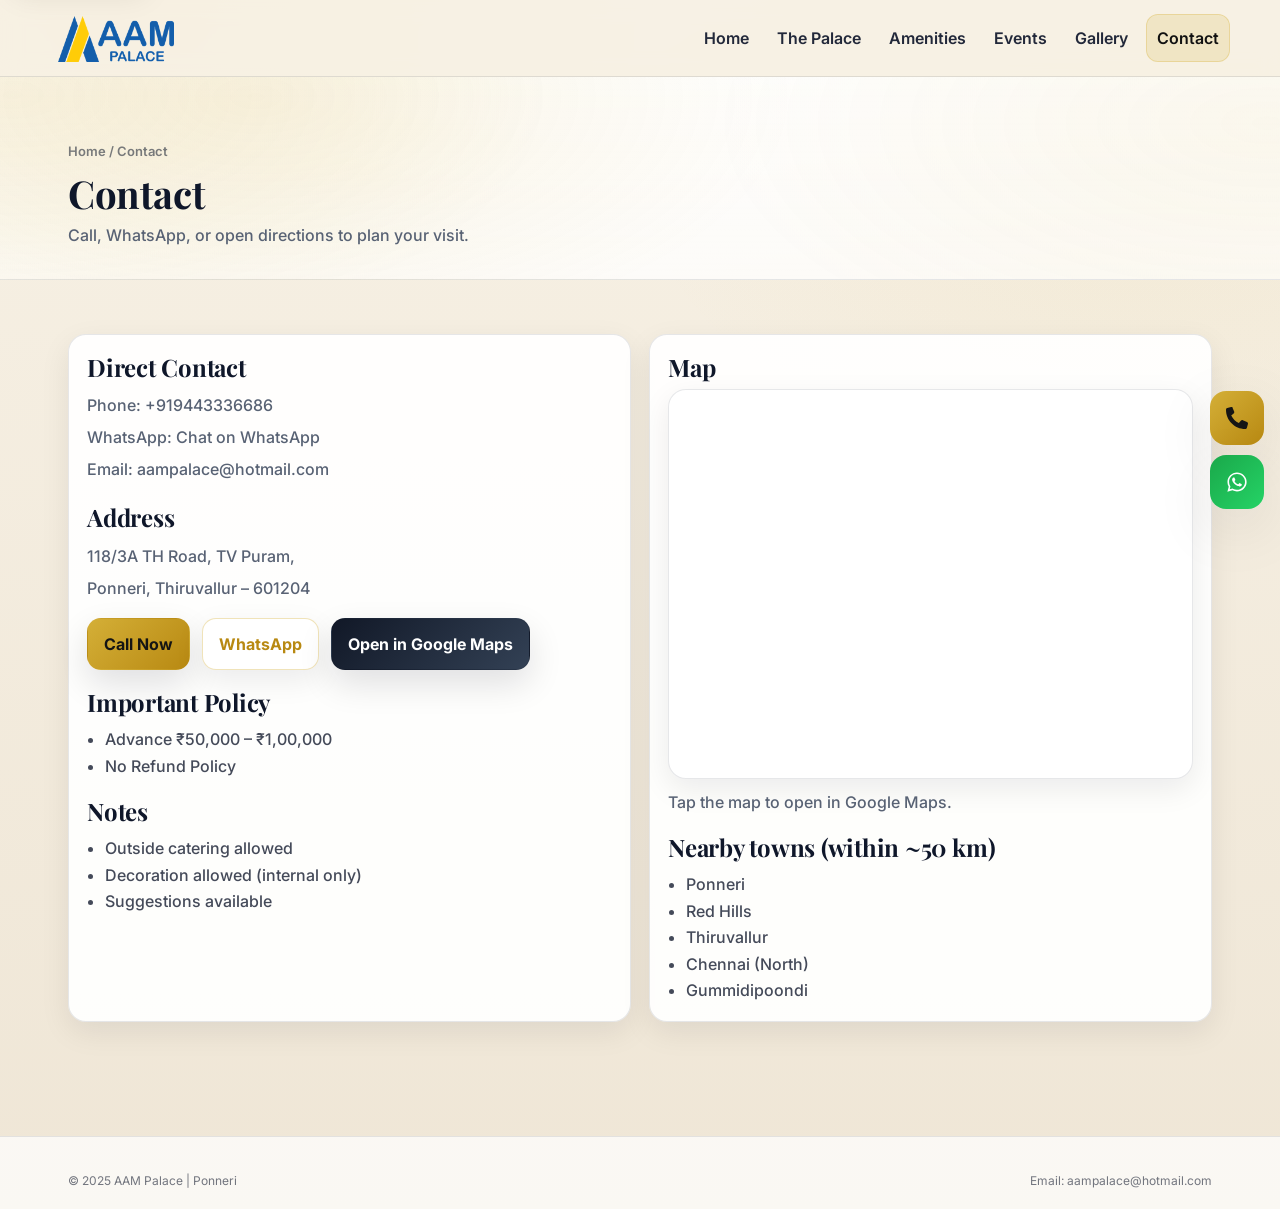
<file: contact.html>
<!doctype html>
<html lang="en">
<head>
  <meta charset="utf-8" />
  <meta name="viewport" content="width=device-width,initial-scale=1" />
  <meta name="description" content="Contact AAM Palace in Ponneri to book a visit, check availability, get directions or enquire about your celebration." />
  <title>Contact • AAM Palace</title>
  <link rel="icon" type="image/png" href="assets/img/aam-palace-logo.png" />
  <link rel="preconnect" href="https://fonts.googleapis.com" />
  <link rel="preconnect" href="https://fonts.gstatic.com" crossorigin />
  <link href="https://fonts.googleapis.com/css2?family=Playfair+Display:wght@600;700;800&family=Inter:wght@400;500;600;700;800&display=swap" rel="stylesheet" />
  <link rel="stylesheet" href="assets/aam.min.css" />
</head>
<body>
<a class="skip" href="#main">Skip to content</a>

<header class="topbar">
  <div class="wrap nav">
    <a class="brand" href="index.html" aria-label="AAM Palace Home">
      <span class="badge"><img class="logo" src="assets/img/aam-palace-logo.png" width="396" height="158" decoding="async" fetchpriority="high" alt="AAM Palace logo"></span>
      <span class="sr-only">AAM Palace</span>
    </a>

    <nav class="links" id="links" aria-label="Main">
      <a href="index.html">Home</a>
      <a href="the-palace.html">The Palace</a>
      <a href="facilities.html">Amenities</a>
      <a href="events.html">Events</a>
      <a href="gallery.html">Gallery</a>
      <a href="contact.html">Contact</a>
    </nav>

    <button class="navbtn" id="navbtn" aria-label="Toggle menu">☰</button>
  </div>
</header>

<div class="stick" aria-label="Quick contact">
  <a class="call" href="tel:+919443336686" aria-label="Call">
    <svg viewBox="0 0 512 512" aria-hidden="true"><path d="M164.9 24.6c-7.7-18.6-28-28.5-47.4-23.2l-88 24C12.1 30.2 0 46 0 64C0 311.4 200.6 512 448 512c18 0 33.8-12.1 38.6-29.5l24-88c5.3-19.4-4.6-39.7-23.2-47.4l-96-40c-16.3-6.8-35.2-2.1-46.3 11.6L299 375.2C221.6 337.9 159 275.3 121.7 197.9L177.7 152.7c13.7-11.1 18.4-30 11.6-46.3l-40-96z"/></svg>
  </a>
  <a class="wa" href="https://wa.me/919443336686" aria-label="WhatsApp">
    <svg viewBox="0 0 448 512" aria-hidden="true"><path d="M380.9 97.1C339 55.1 283.2 32 223.9 32c-122.4 0-222 99.6-222 222 0 39.1 10.2 77.3 29.6 111L0 480l117.7-30.9c32.4 17.7 68.9 27 106.1 27h.1c122.3 0 224.1-99.6 224.1-222 0-59.3-25.2-115-67.1-157zm-157 341.6c-33.2 0-65.7-8.9-94-25.7l-6.7-4-69.8 18.3L72 359.2l-4.4-7c-18.5-29.4-28.2-63.3-28.2-98.2 0-101.7 82.8-184.5 184.6-184.5 49.3 0 95.6 19.2 130.4 54.1 34.8 34.9 56.2 81.2 56.1 130.5 0 101.8-84.9 184.6-186.6 184.6zm101.2-138.2c-5.5-2.8-32.8-16.2-37.9-18-5.1-1.9-8.8-2.8-12.5 2.8-3.7 5.6-14.3 18-17.6 21.8-3.2 3.7-6.5 4.2-12 1.4-32.6-16.3-54-29.1-75.5-66-5.7-9.8 5.7-9.1 16.3-30.3 1.8-3.7 .9-6.9-.5-9.7-1.4-2.8-12.5-30.1-17.1-41.2-4.5-10.8-9.1-9.3-12.5-9.5-3.2-.2-6.9-.2-10.6-.2-3.7 0-9.7 1.4-14.8 6.9-5.1 5.6-19.4 19-19.4 46.3 0 27.3 19.9 53.7 22.6 57.4 2.8 3.7 39.1 59.7 94.8 83.8 35.2 15.2 49 16.5 66.6 13.9 10.7-1.6 32.8-13.4 37.4-26.4 4.6-13 4.6-24.1 3.2-26.4-1.3-2.5-5-3.9-10.5-6.6z"/></svg>
  </a>
</div>

<main id="main">
  <section class="pagehero">
    <div class="wrap">
      <div class="crumb">Home / Contact</div>
      <h1 style="margin:8px 0 6px;font-size:clamp(26px,3vw,40px)">Contact</h1>
      <p class="sub">Call, WhatsApp, or open directions to plan your visit.</p>
    </div>
  </section>

  <section class="section">
    <div class="wrap">
      <div class="grid g2">
        <div class="card">
          <h2 style="margin:0 0 8px">Direct Contact</h2>
          <p class="sub" style="line-height:2">
            Phone: <a href="tel:+919443336686">+919443336686</a><br>
            WhatsApp: <a href="https://wa.me/919443336686">Chat on WhatsApp</a><br>
            Email: <a href="mailto:aampalace@hotmail.com">aampalace@hotmail.com</a>
          </p>

          <h2 style="margin:18px 0 8px">Address</h2>
          <p class="sub" style="line-height:2">
            118/3A TH Road, TV Puram,<br>
            Ponneri, Thiruvallur – 601204
          </p>

          <div class="row" style="margin-top:14px">
            <a class="btn" href="tel:+919443336686">Call Now</a>
            <a class="btn ghost" href="https://wa.me/919443336686">WhatsApp</a>
            <a class="btn dark" target="_blank" rel="noopener"
              href="https://www.google.com/maps/place/AAM+Palace/@13.3230004,80.1959597,17z/data=!3m1!4b1!4m6!3m5!1s0x3a5279a6c19efdd5:0x7f9496e1c357567b!8m2!3d13.3230004!4d80.2008306!16s%2Fg%2F11xct36s7w?hl=en-US&entry=ttu&g_ep=EgoyMDI2MDIyNS4wIKXMDSoASAFQAw%3D%3D"
            >Open in Google Maps</a>
          </div>

          <h2 style="margin:18px 0 8px">Important Policy</h2>
          <ul class="list">
            <li>Advance ₹50,000 – ₹1,00,000</li>
            <li>No Refund Policy</li>
          </ul>

          <h2 style="margin:18px 0 8px">Notes</h2>
          <ul class="list">
            <li>Outside catering allowed</li>
            <li>Decoration allowed (internal only)</li>
            <li>Suggestions available</li>
          </ul>
        </div>

        <div class="card">
          <h2 style="margin:0 0 8px">Map</h2>

          <a
            class="map"
            href="https://www.google.com/maps/place/AAM+Palace/@13.3230004,80.1959597,17z/data=!3m1!4b1!4m6!3m5!1s0x3a5279a6c19efdd5:0x7f9496e1c357567b!8m2!3d13.3230004!4d80.2008306!16s%2Fg%2F11xct36s7w?hl=en-US&entry=ttu&g_ep=EgoyMDI2MDIyNS4wIKXMDSoASAFQAw%3D%3D"
            target="_blank"
            rel="noopener"
            aria-label="Open AAM Palace location in Google Maps"
            style="display:block"
          >
            <iframe
              loading="lazy"
              title="AAM Palace Map"
              src="https://www.google.com/maps?q=13.3230004,80.2008306&output=embed"
              style="pointer-events:none;"
              allowfullscreen
            ></iframe>
          </a>

          <p class="sub" style="margin-top:10px">
            Tap the map to open in Google Maps.
          </p>

          <h2 style="margin:18px 0 8px">Nearby towns (within ~50 km)</h2>
          <ul class="list">
            <li>Ponneri</li>
            <li>Red Hills</li>
            <li>Thiruvallur</li>
            <li>Chennai (North)</li>
            <li>Gummidipoondi</li>
          </ul>
        </div>
      </div>
    </div>
  </section>
</main>

<footer class="footer">
  <div class="wrap">
    <div class="copy">
      <div>© 2025 AAM Palace | Ponneri</div>
      <div>Email: <a href="mailto:aampalace@hotmail.com">aampalace@hotmail.com</a></div>
    </div>
  </div>
</footer>

<script src="assets/aam.min.js" defer></script>
</body>
</html>
</file>
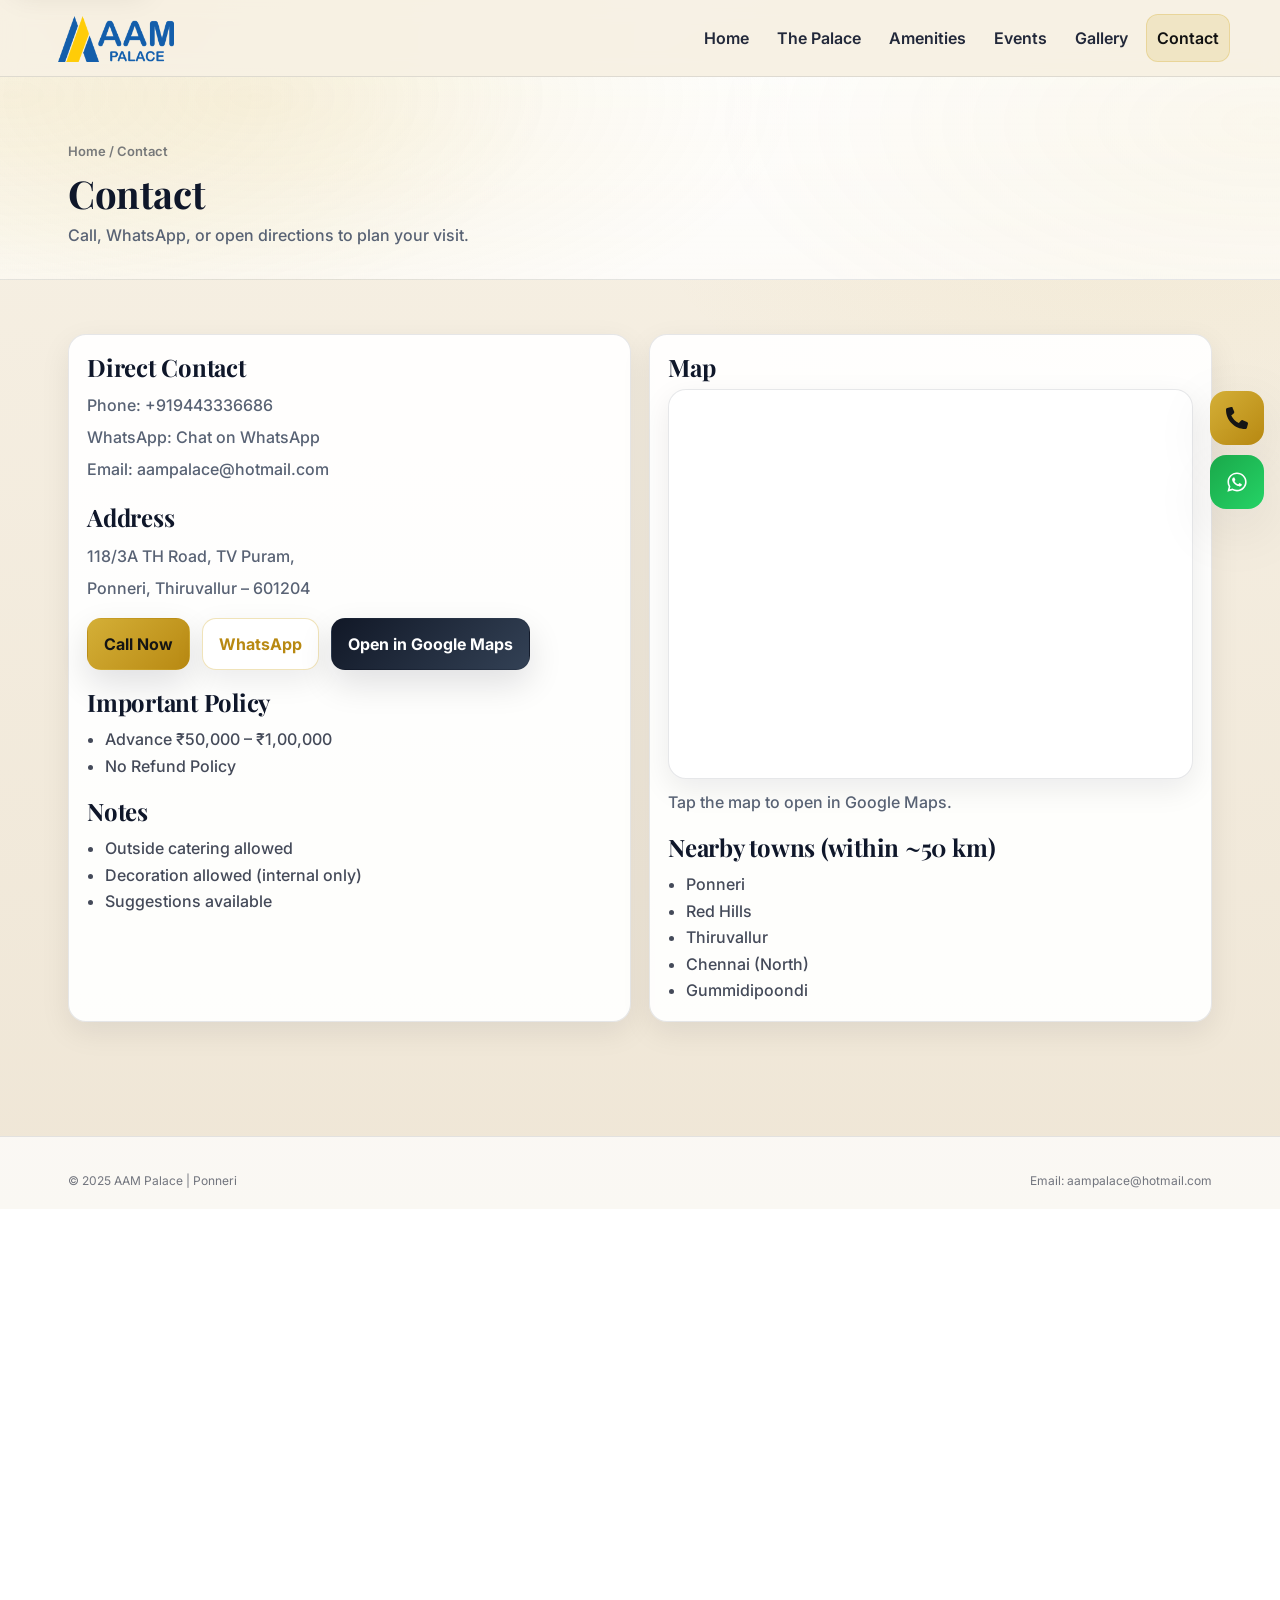
<file: enquiry.html>
<!doctype html>
<html lang="en">
<head>
  <meta charset="utf-8" />
  <meta name="viewport" content="width=device-width,initial-scale=1" />
  <meta name="description" content="Send an enquiry to AAM Palace in Ponneri for wedding and event availability, visits and booking information." />
  <meta http-equiv="refresh" content="0; url=contact.html" />
  <title>Enquiry • AAM Palace</title>
  <link rel="icon" type="image/png" href="assets/img/aam-palace-logo.png" />
  <link rel="preconnect" href="https://fonts.googleapis.com" />
  <link rel="preconnect" href="https://fonts.gstatic.com" crossorigin />
  <link href="https://fonts.googleapis.com/css2?family=Playfair+Display:wght@600;700;800&family=Inter:wght@400;500;600;700;800&display=swap" rel="stylesheet" />
  <link rel="stylesheet" href="assets/aam.min.css" />
</head>
<body>
<header class="topbar">
  <div class="wrap nav">
    <a class="brand" href="index.html" aria-label="AAM Palace Home">
      <span class="badge"><img class="logo" src="assets/img/aam-palace-logo.png" width="396" height="158" decoding="async" fetchpriority="high" alt="AAM Palace logo"></span>
      <span class="sr-only">AAM Palace</span>
    </a>

    <nav class="links" id="links" aria-label="Main">
      <a href="index.html">Home</a>
      <a href="the-palace.html">The Palace</a>
      <a href="facilities.html">Amenities</a>
      <a href="events.html">Events</a>
      <a href="gallery.html">Gallery</a>
      <a href="contact.html">Contact</a>
    </nav>

    <button class="navbtn" id="navbtn" aria-label="Toggle menu">☰</button>
  </div>
</header>

<div class="stick" aria-label="Quick contact">
  <a class="call" href="tel:+919443336686" aria-label="Call">
    <svg viewBox="0 0 512 512" aria-hidden="true"><path d="M164.9 24.6c-7.7-18.6-28-28.5-47.4-23.2l-88 24C12.1 30.2 0 46 0 64C0 311.4 200.6 512 448 512c18 0 33.8-12.1 38.6-29.5l24-88c5.3-19.4-4.6-39.7-23.2-47.4l-96-40c-16.3-6.8-35.2-2.1-46.3 11.6L299 375.2C221.6 337.9 159 275.3 121.7 197.9L177.7 152.7c13.7-11.1 18.4-30 11.6-46.3l-40-96z"/></svg>
  </a>
  <a class="wa" href="https://wa.me/919443336686" aria-label="WhatsApp">
    <svg viewBox="0 0 448 512" aria-hidden="true"><path d="M380.9 97.1C339 55.1 283.2 32 223.9 32c-122.4 0-222 99.6-222 222 0 39.1 10.2 77.3 29.6 111L0 480l117.7-30.9c32.4 17.7 68.9 27 106.1 27h.1c122.3 0 224.1-99.6 224.1-222 0-59.3-25.2-115-67.1-157zm-157 341.6c-33.2 0-65.7-8.9-94-25.7l-6.7-4-69.8 18.3L72 359.2l-4.4-7c-18.5-29.4-28.2-63.3-28.2-98.2 0-101.7 82.8-184.5 184.6-184.5 49.3 0 95.6 19.2 130.4 54.1 34.8 34.9 56.2 81.2 56.1 130.5 0 101.8-84.9 184.6-186.6 184.6zm101.2-138.2c-5.5-2.8-32.8-16.2-37.9-18-5.1-1.9-8.8-2.8-12.5 2.8-3.7 5.6-14.3 18-17.6 21.8-3.2 3.7-6.5 4.2-12 1.4-32.6-16.3-54-29.1-75.5-66-5.7-9.8 5.7-9.1 16.3-30.3 1.8-3.7 .9-6.9-.5-9.7-1.4-2.8-12.5-30.1-17.1-41.2-4.5-10.8-9.1-9.3-12.5-9.5-3.2-.2-6.9-.2-10.6-.2-3.7 0-9.7 1.4-14.8 6.9-5.1 5.6-19.4 19-19.4 46.3 0 27.3 19.9 53.7 22.6 57.4 2.8 3.7 39.1 59.7 94.8 83.8 35.2 15.2 49 16.5 66.6 13.9 10.7-1.6 32.8-13.4 37.4-26.4 4.6-13 4.6-24.1 3.2-26.4-1.3-2.5-5-3.9-10.5-6.6z"/></svg>
  </a>
</div>

<main>
  <section class="pagehero">
    <div class="wrap">
      <div class="crumb">Home / Enquiry</div>
      <h1 style="margin:8px 0 6px;font-size:clamp(26px,3vw,40px)">Enquiry</h1>
      <p class="sub">Call or WhatsApp for availability and booking.</p>
    </div>
  </section>

  <section class="section">
    <div class="wrap">
      <div class="grid g2">
        <div class="card">
          <h2 style="margin:0 0 8px">Direct Contact</h2>
          <p class="sub" style="line-height:2">
            Phone: <a href="tel:+919443336686">+919443336686</a><br>
            WhatsApp: <a href="https://wa.me/919443336686">Chat on WhatsApp</a><br>
            Email: <a href="mailto:aampalace@hotmail.com">aampalace@hotmail.com</a>
          </p>
          <div class="row" style="margin-top:14px">
            <a class="btn" href="tel:+919443336686">Call Now</a>
            <a class="btn ghost" href="https://wa.me/919443336686">WhatsApp</a>
            <a class="btn dark" href="contact.html">Directions</a>
          </div>
        </div>

        <div class="card">
          <h2 style="margin:0 0 8px">Important Policy</h2>
          <ul class="list">
            <li>Advance ₹50,000 – ₹1,00,000</li>
            <li>No Refund Policy</li>
          </ul>

          <h2 style="margin:18px 0 8px">Notes</h2>
          <ul class="list">
            <li>Outside catering allowed</li>
            <li>Decoration allowed (internal only)</li>
            <li>Suggestions available</li>
          </ul>
        </div>
      </div>
    </div>
  </section>
</main>

<footer class="footer">
  <div class="wrap">
    <div class="copy">
      <div>© 2025 AAM Palace | Ponneri</div>
      <div>Email: <a href="mailto:aampalace@hotmail.com">aampalace@hotmail.com</a></div>
    </div>
  </div>
</footer>

<script src="assets/aam.min.js" defer></script>
</body>
</html>
</file>
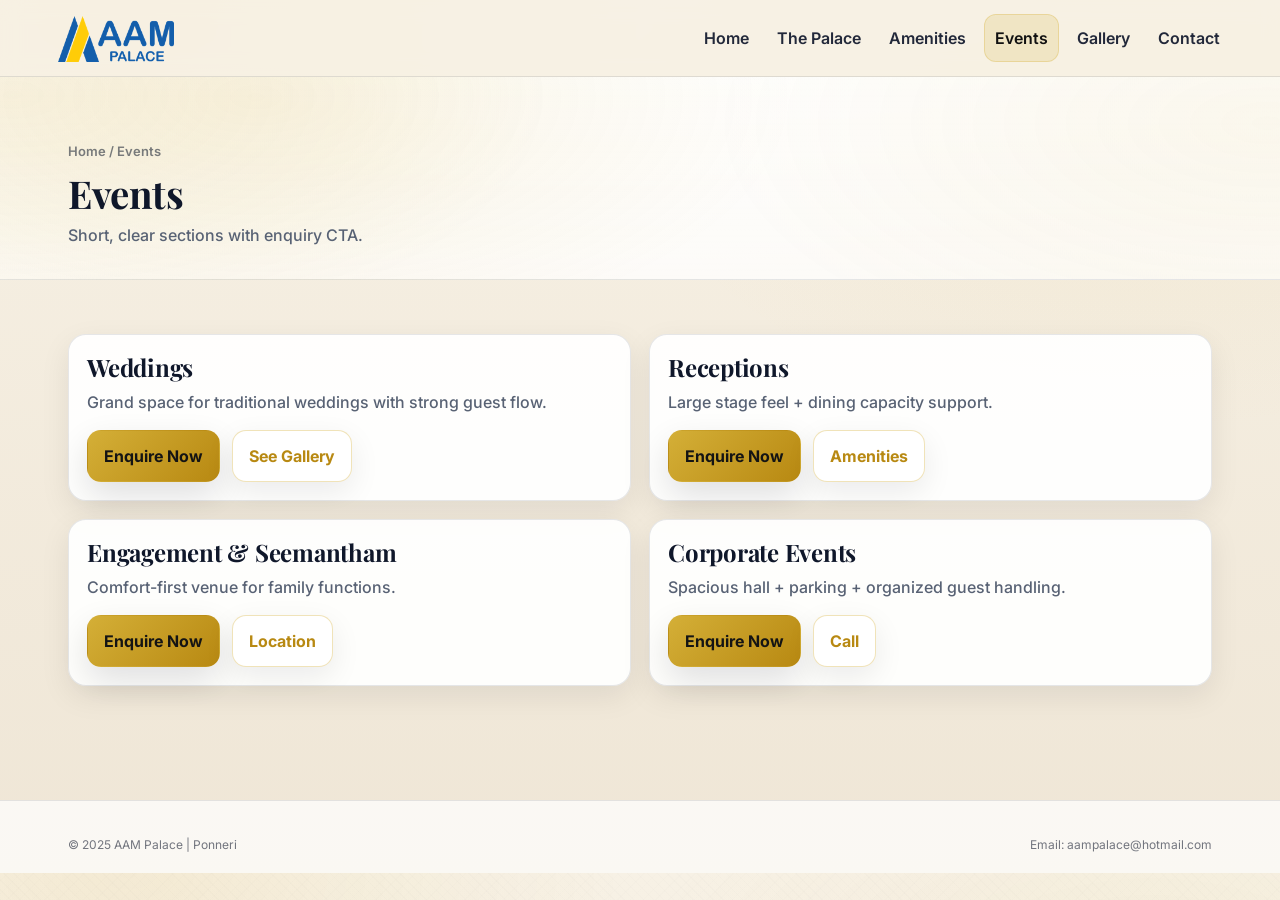
<file: events.html>
<!doctype html>
<html lang="en">
<head>
  <meta charset="utf-8" />
  <meta name="viewport" content="width=device-width,initial-scale=1" />
  <meta name="description" content="Host weddings, receptions, engagements, seemantham ceremonies and corporate events at AAM Palace in Ponneri." />
  <title>Events • AAM Palace</title>
  <link rel="icon" type="image/png" href="assets/img/aam-palace-logo.png" />
  <link rel="preconnect" href="https://fonts.googleapis.com" />
  <link rel="preconnect" href="https://fonts.gstatic.com" crossorigin />
  <link href="https://fonts.googleapis.com/css2?family=Playfair+Display:wght@600;700;800&family=Inter:wght@400;500;600;700;800&display=swap" rel="stylesheet" />
  <link rel="stylesheet" href="assets/aam.min.css" />
</head>
<body>
<header class="topbar">
  <div class="wrap nav">
    <a class="brand" href="index.html" aria-label="AAM Palace Home">
      <span class="badge"><img class="logo" src="assets/img/aam-palace-logo.png" width="396" height="158" decoding="async" fetchpriority="high" alt="AAM Palace logo"></span>
      <span class="sr-only">AAM Palace</span>
    </a>

    <nav class="links" id="links" aria-label="Main">
      <a href="index.html">Home</a>
      <a href="the-palace.html">The Palace</a>
      <a href="facilities.html">Amenities</a>
      <a href="events.html">Events</a>
      <a href="gallery.html">Gallery</a>
      <a href="contact.html">Contact</a>
    </nav>

    <button class="navbtn" id="navbtn" aria-label="Toggle menu">☰</button>
  </div>
</header>

<main>
  <section class="pagehero">
    <div class="wrap">
      <div class="crumb">Home / Events</div>
      <h1 style="margin:8px 0 6px;font-size:clamp(26px,3vw,40px)">Events</h1>
      <p class="sub">Short, clear sections with enquiry CTA.</p>
    </div>
  </section>

  <section class="section">
    <div class="wrap">
      <div class="grid g2">
        <div class="card">
          <h2 style="margin:0 0 8px">Weddings</h2>
          <p class="sub">Grand space for traditional weddings with strong guest flow.</p>
          <div class="row" style="margin-top:14px"><a class="btn" href="contact.html">Enquire Now</a><a class="btn ghost" href="gallery.html">See Gallery</a></div>
        </div>
        <div class="card">
          <h2 style="margin:0 0 8px">Receptions</h2>
          <p class="sub">Large stage feel + dining capacity support.</p>
          <div class="row" style="margin-top:14px"><a class="btn" href="contact.html">Enquire Now</a><a class="btn ghost" href="facilities.html">Amenities</a></div>
        </div>
        <div class="card">
          <h2 style="margin:0 0 8px">Engagement & Seemantham</h2>
          <p class="sub">Comfort-first venue for family functions.</p>
          <div class="row" style="margin-top:14px"><a class="btn" href="contact.html">Enquire Now</a><a class="btn ghost" href="contact.html">Location</a></div>
        </div>
        <div class="card">
          <h2 style="margin:0 0 8px">Corporate Events</h2>
          <p class="sub">Spacious hall + parking + organized guest handling.</p>
          <div class="row" style="margin-top:14px"><a class="btn" href="contact.html">Enquire Now</a><a class="btn ghost" href="tel:+919443336686">Call</a></div>
        </div>
      </div>
    </div>
  </section>
</main>

<footer class="footer">
  <div class="wrap">
    <div class="copy">
      <div>© 2025 AAM Palace | Ponneri</div>
      <div>Email: <a href="mailto:aampalace@hotmail.com">aampalace@hotmail.com</a></div>
    </div>
  </div>
</footer>

<script src="assets/aam.min.js" defer></script>
</body>
</html>
</file>
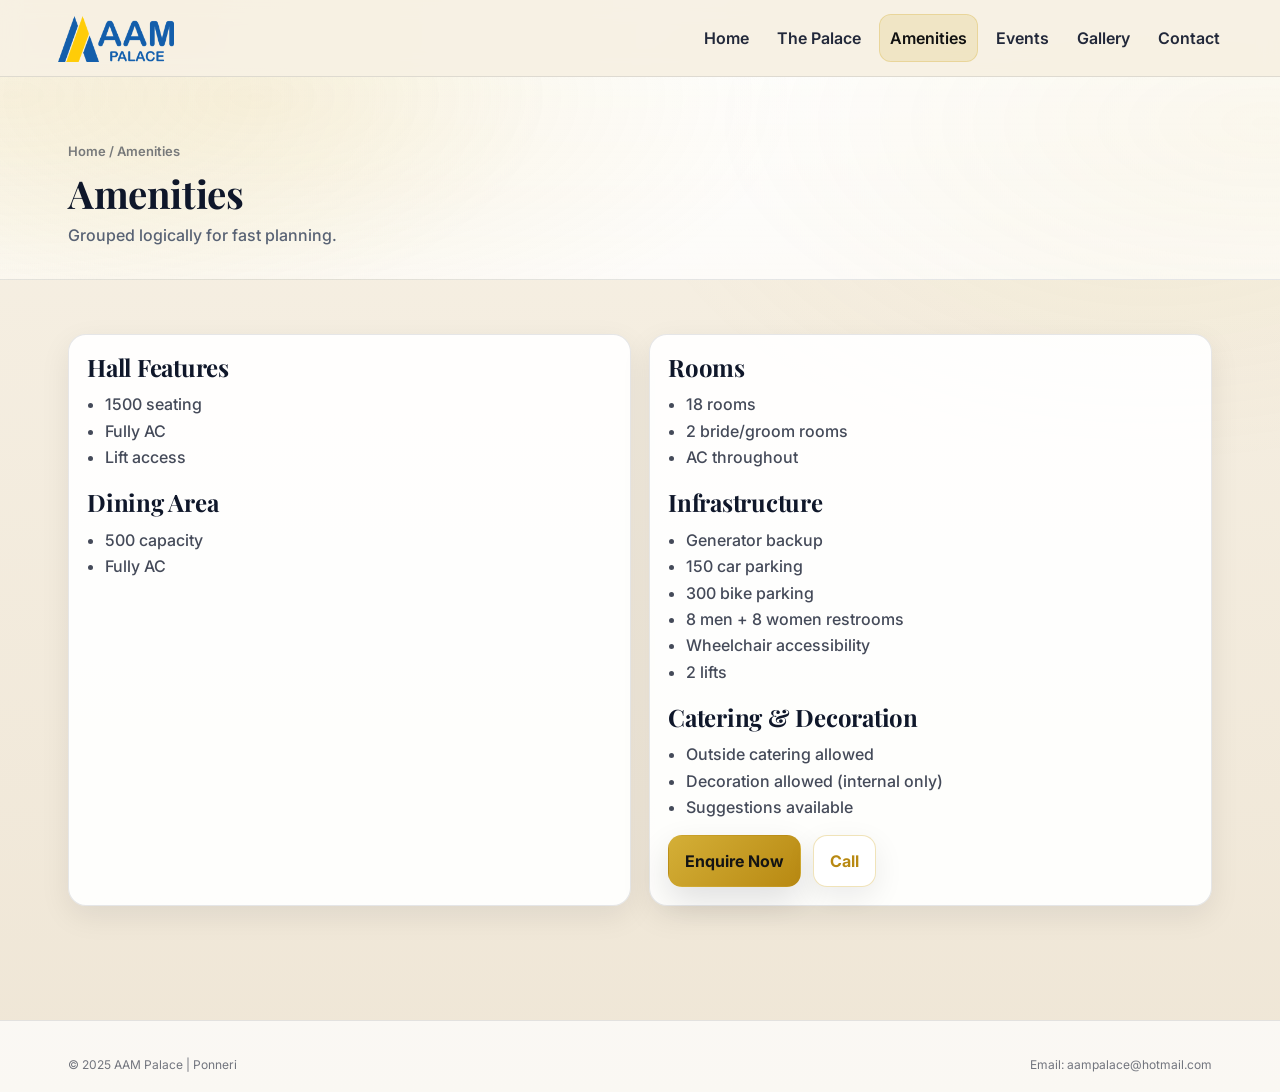
<file: facilities.html>
<!doctype html>
<html lang="en">
<head>
  <meta charset="utf-8" />
  <meta name="viewport" content="width=device-width,initial-scale=1" />
  <meta name="description" content="Discover the amenities at AAM Palace in Ponneri, including air-conditioned spaces, lifts, guest rooms, parking and generator backup." />
  <title>Amenities • AAM Palace</title>
  <link rel="icon" type="image/png" href="assets/img/aam-palace-logo.png" />
  <link rel="preconnect" href="https://fonts.googleapis.com" />
  <link rel="preconnect" href="https://fonts.gstatic.com" crossorigin />
  <link href="https://fonts.googleapis.com/css2?family=Playfair+Display:wght@600;700;800&family=Inter:wght@400;500;600;700;800&display=swap" rel="stylesheet" />
  <link rel="stylesheet" href="assets/aam.min.css" />
</head>
<body>
<header class="topbar">
  <div class="wrap nav">
    <a class="brand" href="index.html" aria-label="AAM Palace Home">
      <span class="badge"><img class="logo" src="assets/img/aam-palace-logo.png" width="396" height="158" decoding="async" fetchpriority="high" alt="AAM Palace logo"></span>
      <span class="sr-only">AAM Palace</span>
    </a>

    
    <nav class="links" id="links" aria-label="Main">
      <a href="index.html">Home</a>
      <a href="the-palace.html">The Palace</a>
      <a href="facilities.html">Amenities</a>
      <a href="events.html">Events</a>
      <a href="gallery.html">Gallery</a>
      <a href="contact.html">Contact</a>
    </nav>

    <button class="navbtn" id="navbtn" aria-label="Toggle menu">☰</button>
  </div>
</header>

<main>
  <section class="pagehero">
    <div class="wrap">
      <div class="crumb">Home / Amenities</div>
      <h1 style="margin:8px 0 6px;font-size:clamp(26px,3vw,40px)">Amenities</h1>
      <p class="sub">Grouped logically for fast planning.</p>
    </div>
  </section>

  <section class="section">
    <div class="wrap">
      <div class="grid g2">
        <div class="card">
          <h2 style="margin:0 0 8px">Hall Features</h2>
          <ul class="list"><li>1500 seating</li><li>Fully AC</li><li>Lift access</li></ul>

          <h2 style="margin:18px 0 8px">Dining Area</h2>
          <ul class="list"><li>500 capacity</li><li>Fully AC</li></ul>
        </div>

        <div class="card">
          <h2 style="margin:0 0 8px">Rooms</h2>
          <ul class="list"><li>18 rooms</li><li>2 bride/groom rooms</li><li>AC throughout</li></ul>

          <h2 style="margin:18px 0 8px">Infrastructure</h2>
          <ul class="list">
            <li>Generator backup</li><li>150 car parking</li><li>300 bike parking</li>
            <li>8 men + 8 women restrooms</li><li>Wheelchair accessibility</li><li>2 lifts</li>
          </ul>

          <h2 style="margin:18px 0 8px">Catering & Decoration</h2>
          <ul class="list"><li>Outside catering allowed</li><li>Decoration allowed (internal only)</li><li>Suggestions available</li></ul>

          <div class="row" style="margin-top:14px">
            <a class="btn" href="contact.html">Enquire Now</a>
            <a class="btn ghost" href="tel:+919443336686">Call</a>
          </div>
        </div>
      </div>
    </div>
  </section>
</main>

<footer class="footer">
  <div class="wrap">
    <div class="copy">
      <div>© 2025 AAM Palace | Ponneri</div>
      <div>Email: <a href="mailto:aampalace@hotmail.com">aampalace@hotmail.com</a></div>
    </div>
  </div>
</footer>

<script src="assets/aam.min.js" defer></script>
</body>
</html>
</file>
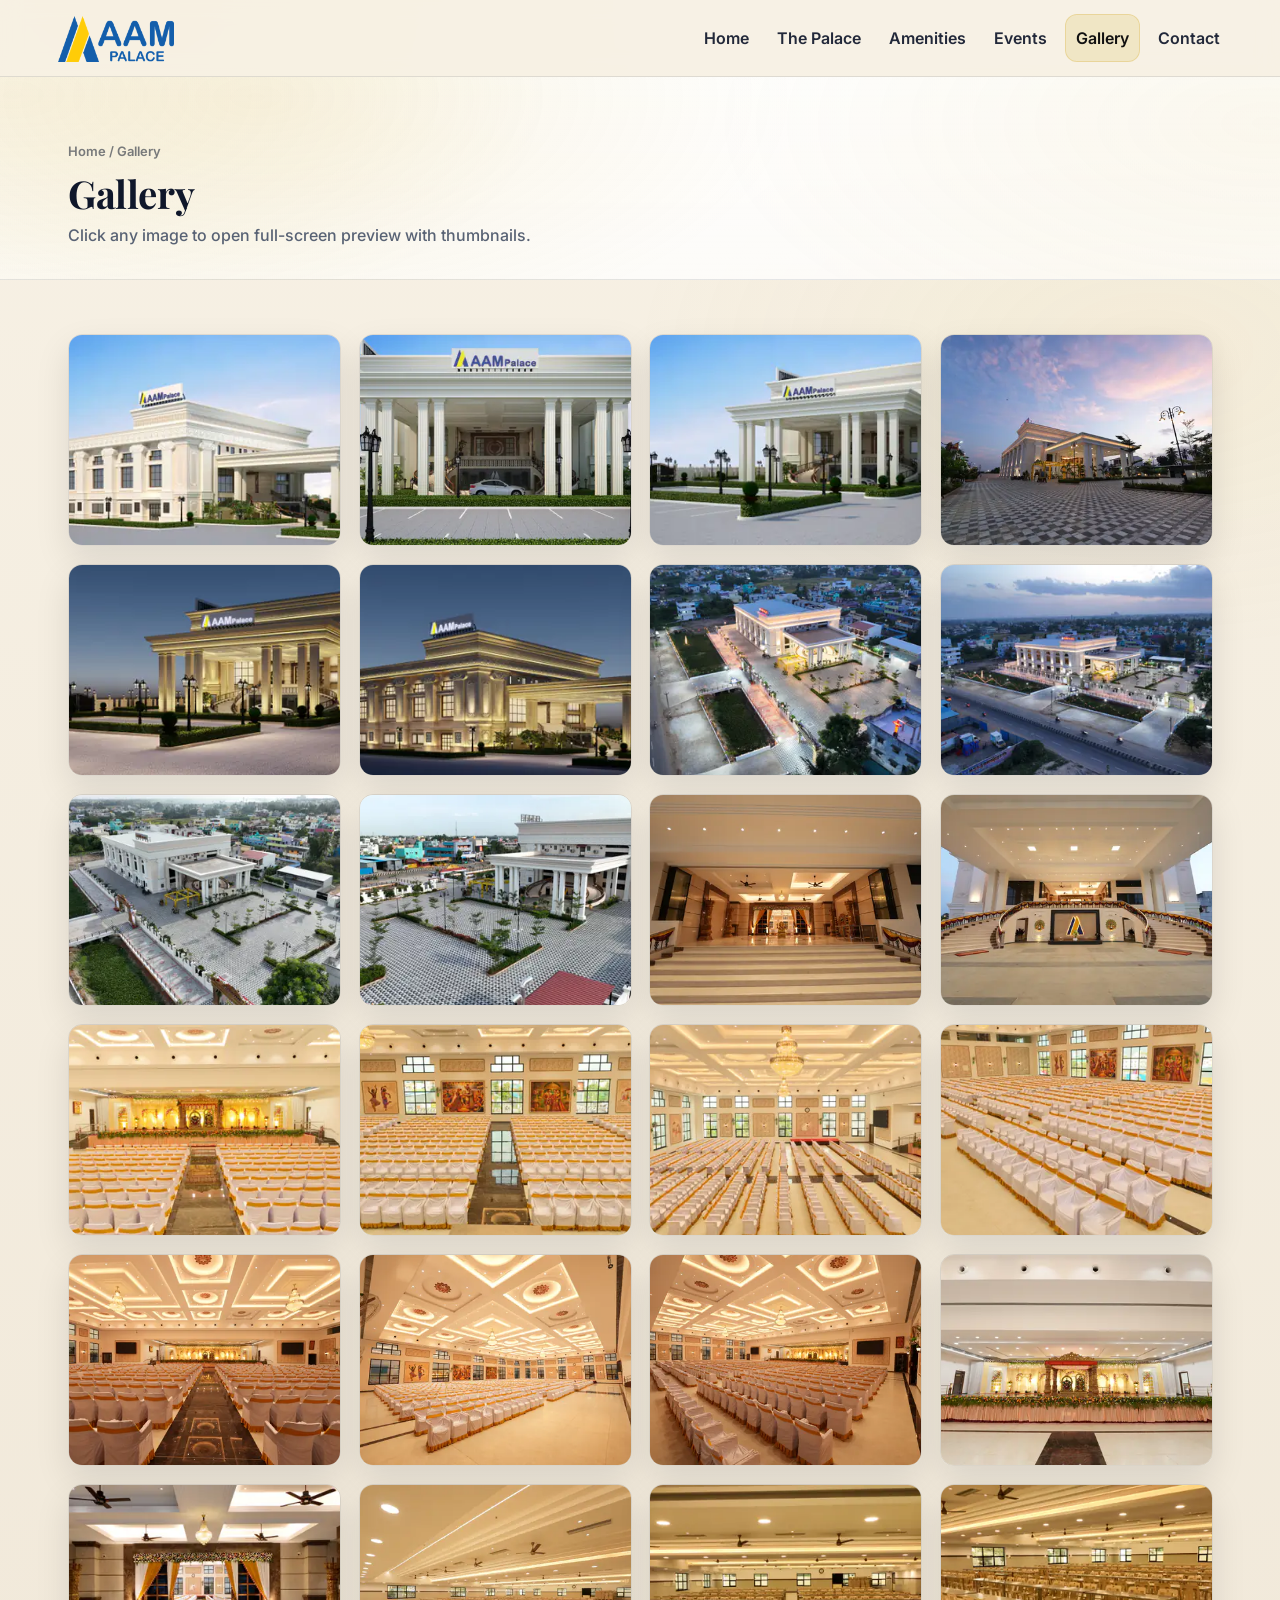
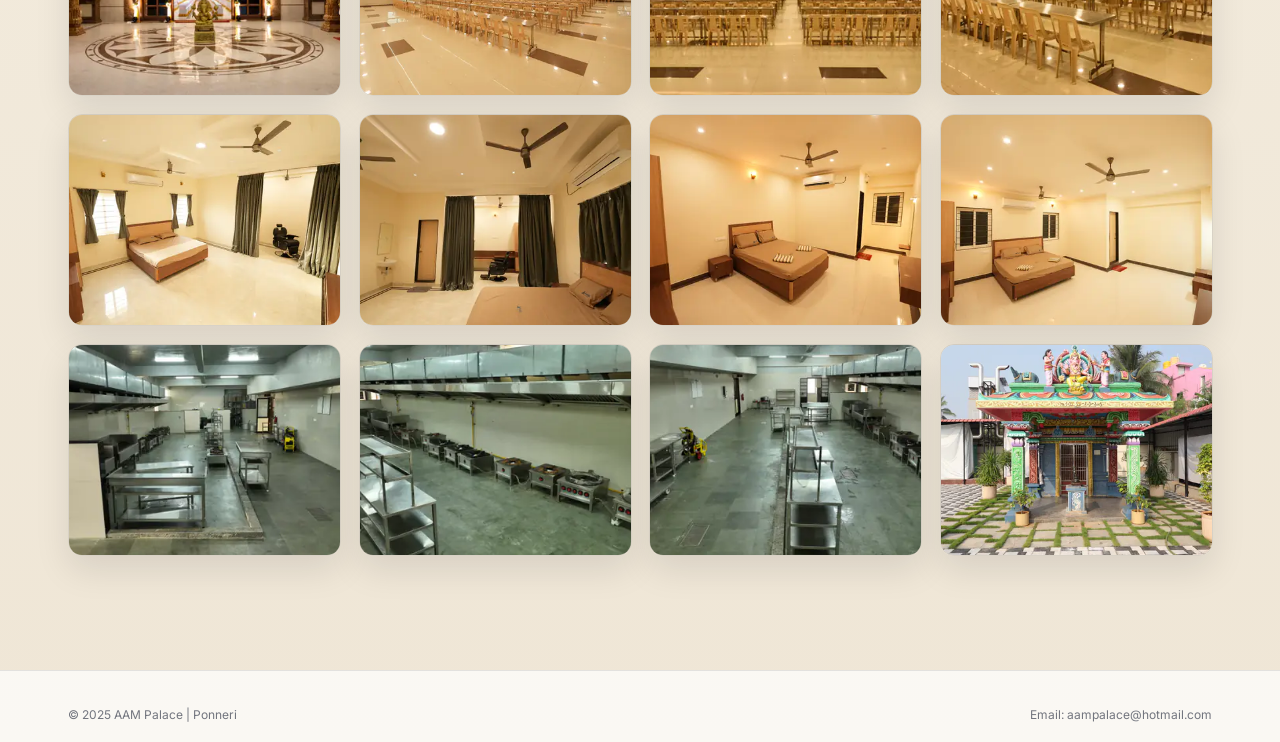
<file: gallery.html>
<!doctype html>
<html lang="en">
<head>
  <meta charset="utf-8" />
  <meta name="viewport" content="width=device-width,initial-scale=1" />
  <meta name="description" content="View photos of AAM Palace in Ponneri, including the marriage hall, stage, dining areas, rooms, entrance and exterior." />
  <title>Gallery • AAM Palace</title>
  <link rel="icon" type="image/png" href="assets/img/aam-palace-logo.png" />
  <link rel="preconnect" href="https://fonts.googleapis.com" />
  <link rel="preconnect" href="https://fonts.gstatic.com" crossorigin />
  <link href="https://fonts.googleapis.com/css2?family=Playfair+Display:wght@600;700;800&family=Inter:wght@400;500;600;700;800&display=swap" rel="stylesheet" />
  <link rel="stylesheet" href="assets/aam.min.css" />
</head>
<body>
<header class="topbar">
  <div class="wrap nav">
    <a class="brand" href="index.html" aria-label="AAM Palace Home">
      <span class="badge"><img class="logo" src="assets/img/aam-palace-logo.png" width="396" height="158" decoding="async" fetchpriority="high" alt="AAM Palace logo"></span>
      <span class="sr-only">AAM Palace</span>
    </a>

    <nav class="links" id="links" aria-label="Main">
      <a href="index.html">Home</a>
      <a href="the-palace.html">The Palace</a>
      <a href="facilities.html">Amenities</a>
      <a href="events.html">Events</a>
      <a href="gallery.html">Gallery</a>
      <a href="contact.html">Contact</a>
    </nav>

    <button class="navbtn" id="navbtn" aria-label="Toggle menu">☰</button>
  </div>
</header>

<main>
  <section class="pagehero">
    <div class="wrap">
      <div class="crumb">Home / Gallery</div>
      <h1 style="margin:8px 0 6px;font-size:clamp(26px,3vw,40px)">Gallery</h1>
      <p class="sub">Click any image to open full-screen preview with thumbnails.</p>
    </div>
  </section>

  <section class="section">
    <div class="wrap">
      <div class="grid g4">

        <!-- ===== EXTERIOR / OUTER ===== -->
        <a class="media" href="assets/img/full/outer-day-1920.webp" data-open data-group="gallery" data-full="assets/img/full/outer-day-1920.webp" data-thumb="assets/img/thumbs/outer-day-480.webp" data-cap="Outer View (Day)">
          <img src="assets/img/thumbs/outer-day-800.webp" srcset="assets/img/thumbs/outer-day-480.webp 480w, assets/img/thumbs/outer-day-800.webp 800w" sizes="(max-width: 720px) calc(100vw - 36px), (max-width: 1020px) 50vw, 25vw" width="800" height="400" loading="lazy" decoding="async" alt="Outer View Day">
        </a>

        <a class="media" href="assets/img/full/outer-front-1920.webp" data-open data-group="gallery" data-full="assets/img/full/outer-front-1920.webp" data-thumb="assets/img/thumbs/outer-front-480.webp" data-cap="Outer Front View">
          <img src="assets/img/thumbs/outer-front-800.webp" srcset="assets/img/thumbs/outer-front-480.webp 480w, assets/img/thumbs/outer-front-800.webp 800w" sizes="(max-width: 720px) calc(100vw - 36px), (max-width: 1020px) 50vw, 25vw" width="800" height="500" loading="lazy" decoding="async" alt="Outer Front View">
        </a>

        <a class="media" href="assets/img/full/outer-side-day-1920.webp" data-open data-group="gallery" data-full="assets/img/full/outer-side-day-1920.webp" data-thumb="assets/img/thumbs/outer-side-day-480.webp" data-cap="Outer Side View (Day)">
          <img src="assets/img/thumbs/outer-side-day-800.webp" srcset="assets/img/thumbs/outer-side-day-480.webp 480w, assets/img/thumbs/outer-side-day-800.webp 800w" sizes="(max-width: 720px) calc(100vw - 36px), (max-width: 1020px) 50vw, 25vw" width="800" height="400" loading="lazy" decoding="async" alt="Outer Side Day">
        </a>

        <a class="media" href="assets/img/full/outer-side-eve-1-1920.webp" data-open data-group="gallery" data-full="assets/img/full/outer-side-eve-1-1920.webp" data-thumb="assets/img/thumbs/outer-side-eve-1-480.webp" data-cap="Outer Side View (Evening)">
          <img src="assets/img/thumbs/outer-side-eve-1-800.webp" srcset="assets/img/thumbs/outer-side-eve-1-480.webp 480w, assets/img/thumbs/outer-side-eve-1-800.webp 800w" sizes="(max-width: 720px) calc(100vw - 36px), (max-width: 1020px) 50vw, 25vw" width="800" height="534" loading="lazy" decoding="async" alt="Outer Side Evening">
        </a>

        <a class="media" href="assets/img/full/outer-side-night-1920.webp" data-open data-group="gallery" data-full="assets/img/full/outer-side-night-1920.webp" data-thumb="assets/img/thumbs/outer-side-night-480.webp" data-cap="Outer Side View (Night)">
          <img src="assets/img/thumbs/outer-side-night-800.webp" srcset="assets/img/thumbs/outer-side-night-480.webp 480w, assets/img/thumbs/outer-side-night-800.webp 800w" sizes="(max-width: 720px) calc(100vw - 36px), (max-width: 1020px) 50vw, 25vw" width="800" height="400" loading="lazy" decoding="async" alt="Outer Side Night">
        </a>

        <a class="media" href="assets/img/full/outer-night-1920.webp" data-open data-group="gallery" data-full="assets/img/full/outer-night-1920.webp" data-thumb="assets/img/thumbs/outer-night-480.webp" data-cap="Outer View (Night)">
          <img src="assets/img/thumbs/outer-night-800.webp" srcset="assets/img/thumbs/outer-night-480.webp 480w, assets/img/thumbs/outer-night-800.webp 800w" sizes="(max-width: 720px) calc(100vw - 36px), (max-width: 1020px) 50vw, 25vw" width="800" height="400" loading="lazy" decoding="async" alt="Outer Night">
        </a>

        <a class="media" href="assets/img/full/outer-night-1-1920.webp" data-open data-group="gallery" data-full="assets/img/full/outer-night-1-1920.webp" data-thumb="assets/img/thumbs/outer-night-1-480.webp" data-cap="Outer Night View (1)">
          <img src="assets/img/thumbs/outer-night-1-800.webp" srcset="assets/img/thumbs/outer-night-1-480.webp 480w, assets/img/thumbs/outer-night-1-800.webp 800w" sizes="(max-width: 720px) calc(100vw - 36px), (max-width: 1020px) 50vw, 25vw" width="800" height="450" loading="lazy" decoding="async" alt="Outer Night 1">
        </a>

        <a class="media" href="assets/img/full/outer-night-2-1920.webp" data-open data-group="gallery" data-full="assets/img/full/outer-night-2-1920.webp" data-thumb="assets/img/thumbs/outer-night-2-480.webp" data-cap="Outer Night View (2)">
          <img src="assets/img/thumbs/outer-night-2-800.webp" srcset="assets/img/thumbs/outer-night-2-480.webp 480w, assets/img/thumbs/outer-night-2-800.webp 800w" sizes="(max-width: 720px) calc(100vw - 36px), (max-width: 1020px) 50vw, 25vw" width="800" height="450" loading="lazy" decoding="async" alt="Outer Night 2">
        </a>

        <a class="media" href="assets/img/full/outer-top-3-1920.webp" data-open data-group="gallery" data-full="assets/img/full/outer-top-3-1920.webp" data-thumb="assets/img/thumbs/outer-top-3-480.webp" data-cap="Aerial / Top View (3)">
          <img src="assets/img/thumbs/outer-top-3-800.webp" srcset="assets/img/thumbs/outer-top-3-480.webp 480w, assets/img/thumbs/outer-top-3-800.webp 800w" sizes="(max-width: 720px) calc(100vw - 36px), (max-width: 1020px) 50vw, 25vw" width="800" height="450" loading="lazy" decoding="async" alt="Outer Top 3">
        </a>

        <a class="media" href="assets/img/full/outer-top-4-1920.webp" data-open data-group="gallery" data-full="assets/img/full/outer-top-4-1920.webp" data-thumb="assets/img/thumbs/outer-top-4-480.webp" data-cap="Aerial / Top View (4)">
          <img src="assets/img/thumbs/outer-top-4-800.webp" srcset="assets/img/thumbs/outer-top-4-480.webp 480w, assets/img/thumbs/outer-top-4-800.webp 800w" sizes="(max-width: 720px) calc(100vw - 36px), (max-width: 1020px) 50vw, 25vw" width="800" height="450" loading="lazy" decoding="async" alt="Outer Top 4">
        </a>

        <a class="media" href="assets/img/full/potrigo-1920.webp" data-open data-group="gallery" data-full="assets/img/full/potrigo-1920.webp" data-thumb="assets/img/thumbs/potrigo-480.webp" data-cap="Portico / Entrance Steps">
          <img src="assets/img/thumbs/potrigo-800.webp" srcset="assets/img/thumbs/potrigo-480.webp 480w, assets/img/thumbs/potrigo-800.webp 800w" sizes="(max-width: 720px) calc(100vw - 36px), (max-width: 1020px) 50vw, 25vw" width="800" height="534" loading="lazy" decoding="async" alt="Portico Entrance Steps">
        </a>

        <a class="media" href="assets/img/full/entrance-1920.webp" data-open data-group="gallery" data-full="assets/img/full/entrance-1920.webp" data-thumb="assets/img/thumbs/entrance-480.webp" data-cap="Main Entrance">
          <img src="assets/img/thumbs/entrance-800.webp" srcset="assets/img/thumbs/entrance-480.webp 480w, assets/img/thumbs/entrance-800.webp 800w" sizes="(max-width: 720px) calc(100vw - 36px), (max-width: 1020px) 50vw, 25vw" width="800" height="534" loading="lazy" decoding="async" alt="Main Entrance">
        </a>

        <!-- ===== HALL / STAGE ===== -->
        <a class="media" href="assets/img/full/hall-with-seating-1-1920.webp" data-open data-group="gallery" data-full="assets/img/full/hall-with-seating-1-1920.webp" data-thumb="assets/img/thumbs/hall-with-seating-1-480.webp" data-cap="Main Hall Seating (1)">
          <img src="assets/img/thumbs/hall-with-seating-1-800.webp" srcset="assets/img/thumbs/hall-with-seating-1-480.webp 480w, assets/img/thumbs/hall-with-seating-1-800.webp 800w" sizes="(max-width: 720px) calc(100vw - 36px), (max-width: 1020px) 50vw, 25vw" width="800" height="450" loading="lazy" decoding="async" alt="Hall Seating 1">
        </a>

        <a class="media" href="assets/img/full/hall-with-seating-2-1920.webp" data-open data-group="gallery" data-full="assets/img/full/hall-with-seating-2-1920.webp" data-thumb="assets/img/thumbs/hall-with-seating-2-480.webp" data-cap="Main Hall Seating (2)">
          <img src="assets/img/thumbs/hall-with-seating-2-800.webp" srcset="assets/img/thumbs/hall-with-seating-2-480.webp 480w, assets/img/thumbs/hall-with-seating-2-800.webp 800w" sizes="(max-width: 720px) calc(100vw - 36px), (max-width: 1020px) 50vw, 25vw" width="800" height="450" loading="lazy" decoding="async" alt="Hall Seating 2">
        </a>

        <a class="media" href="assets/img/full/hall-with-seating-3-1920.webp" data-open data-group="gallery" data-full="assets/img/full/hall-with-seating-3-1920.webp" data-thumb="assets/img/thumbs/hall-with-seating-3-480.webp" data-cap="Main Hall Seating (3)">
          <img src="assets/img/thumbs/hall-with-seating-3-800.webp" srcset="assets/img/thumbs/hall-with-seating-3-480.webp 480w, assets/img/thumbs/hall-with-seating-3-800.webp 800w" sizes="(max-width: 720px) calc(100vw - 36px), (max-width: 1020px) 50vw, 25vw" width="800" height="450" loading="lazy" decoding="async" alt="Hall Seating 3">
        </a>

        <a class="media" href="assets/img/full/hall-with-seating-4-1920.webp" data-open data-group="gallery" data-full="assets/img/full/hall-with-seating-4-1920.webp" data-thumb="assets/img/thumbs/hall-with-seating-4-480.webp" data-cap="Main Hall Seating (4)">
          <img src="assets/img/thumbs/hall-with-seating-4-800.webp" srcset="assets/img/thumbs/hall-with-seating-4-480.webp 480w, assets/img/thumbs/hall-with-seating-4-800.webp 800w" sizes="(max-width: 720px) calc(100vw - 36px), (max-width: 1020px) 50vw, 25vw" width="800" height="450" loading="lazy" decoding="async" alt="Hall Seating 4">
        </a>

        <a class="media" href="assets/img/full/hall-with-seating-6-1920.webp" data-open data-group="gallery" data-full="assets/img/full/hall-with-seating-6-1920.webp" data-thumb="assets/img/thumbs/hall-with-seating-6-480.webp" data-cap="Main Hall Seating (6)">
          <img src="assets/img/thumbs/hall-with-seating-6-800.webp" srcset="assets/img/thumbs/hall-with-seating-6-480.webp 480w, assets/img/thumbs/hall-with-seating-6-800.webp 800w" sizes="(max-width: 720px) calc(100vw - 36px), (max-width: 1020px) 50vw, 25vw" width="800" height="534" loading="lazy" decoding="async" alt="Hall Seating 6">
        </a>

        <a class="media" href="assets/img/full/hall-with-seating-7-1920.webp" data-open data-group="gallery" data-full="assets/img/full/hall-with-seating-7-1920.webp" data-thumb="assets/img/thumbs/hall-with-seating-7-480.webp" data-cap="Main Hall Seating (7)">
          <img src="assets/img/thumbs/hall-with-seating-7-800.webp" srcset="assets/img/thumbs/hall-with-seating-7-480.webp 480w, assets/img/thumbs/hall-with-seating-7-800.webp 800w" sizes="(max-width: 720px) calc(100vw - 36px), (max-width: 1020px) 50vw, 25vw" width="800" height="534" loading="lazy" decoding="async" alt="Hall Seating 7">
        </a>

        <a class="media" href="assets/img/full/hall-with-seating-9-1920.webp" data-open data-group="gallery" data-full="assets/img/full/hall-with-seating-9-1920.webp" data-thumb="assets/img/thumbs/hall-with-seating-9-480.webp" data-cap="Main Hall Seating (9)">
          <img src="assets/img/thumbs/hall-with-seating-9-800.webp" srcset="assets/img/thumbs/hall-with-seating-9-480.webp 480w, assets/img/thumbs/hall-with-seating-9-800.webp 800w" sizes="(max-width: 720px) calc(100vw - 36px), (max-width: 1020px) 50vw, 25vw" width="800" height="534" loading="lazy" decoding="async" alt="Hall Seating 9">
        </a>

        <a class="media" href="assets/img/full/stage-1920.webp" data-open data-group="gallery" data-full="assets/img/full/stage-1920.webp" data-thumb="assets/img/thumbs/stage-480.webp" data-cap="Stage View">
          <img src="assets/img/thumbs/stage-800.webp" srcset="assets/img/thumbs/stage-480.webp 480w, assets/img/thumbs/stage-800.webp 800w" sizes="(max-width: 720px) calc(100vw - 36px), (max-width: 1020px) 50vw, 25vw" width="800" height="534" loading="lazy" decoding="async" alt="Stage View">
        </a>

        <!-- ===== INSIDE / ENTRANCE ===== -->
        <a class="media" href="assets/img/full/inside-entrance-1920.webp" data-open data-group="gallery" data-full="assets/img/full/inside-entrance-1920.webp" data-thumb="assets/img/thumbs/inside-entrance-480.webp" data-cap="Inside Entrance Lobby">
          <img src="assets/img/thumbs/inside-entrance-800.webp" srcset="assets/img/thumbs/inside-entrance-480.webp 480w, assets/img/thumbs/inside-entrance-800.webp 800w" sizes="(max-width: 720px) calc(100vw - 36px), (max-width: 1020px) 50vw, 25vw" width="800" height="450" loading="lazy" decoding="async" alt="Inside Entrance Lobby">
        </a>

        <!-- ===== DINING ===== -->
        <a class="media" href="assets/img/full/dining-area-1-1920.webp" data-open data-group="gallery" data-full="assets/img/full/dining-area-1-1920.webp" data-thumb="assets/img/thumbs/dining-area-1-480.webp" data-cap="Dining Area (1)">
          <img src="assets/img/thumbs/dining-area-1-800.webp" srcset="assets/img/thumbs/dining-area-1-480.webp 480w, assets/img/thumbs/dining-area-1-800.webp 800w" sizes="(max-width: 720px) calc(100vw - 36px), (max-width: 1020px) 50vw, 25vw" width="800" height="534" loading="lazy" decoding="async" alt="Dining Area 1">
        </a>

        <a class="media" href="assets/img/full/dining-area-2-1920.webp" data-open data-group="gallery" data-full="assets/img/full/dining-area-2-1920.webp" data-thumb="assets/img/thumbs/dining-area-2-480.webp" data-cap="Dining Area (2)">
          <img src="assets/img/thumbs/dining-area-2-800.webp" srcset="assets/img/thumbs/dining-area-2-480.webp 480w, assets/img/thumbs/dining-area-2-800.webp 800w" sizes="(max-width: 720px) calc(100vw - 36px), (max-width: 1020px) 50vw, 25vw" width="800" height="450" loading="lazy" decoding="async" alt="Dining Area 2">
        </a>

        <a class="media" href="assets/img/full/dining-area-3-1920.webp" data-open data-group="gallery" data-full="assets/img/full/dining-area-3-1920.webp" data-thumb="assets/img/thumbs/dining-area-3-480.webp" data-cap="Dining Area (3)">
          <img src="assets/img/thumbs/dining-area-3-800.webp" srcset="assets/img/thumbs/dining-area-3-480.webp 480w, assets/img/thumbs/dining-area-3-800.webp 800w" sizes="(max-width: 720px) calc(100vw - 36px), (max-width: 1020px) 50vw, 25vw" width="800" height="450" loading="lazy" decoding="async" alt="Dining Area 3">
        </a>

        <!-- ===== ROOMS ===== -->
        <a class="media" href="assets/img/full/bride-room-1-1920.webp" data-open data-group="gallery" data-full="assets/img/full/bride-room-1-1920.webp" data-thumb="assets/img/thumbs/bride-room-1-480.webp" data-cap="Bride Room (1)">
          <img src="assets/img/thumbs/bride-room-1-800.webp" srcset="assets/img/thumbs/bride-room-1-480.webp 480w, assets/img/thumbs/bride-room-1-800.webp 800w" sizes="(max-width: 720px) calc(100vw - 36px), (max-width: 1020px) 50vw, 25vw" width="800" height="534" loading="lazy" decoding="async" alt="Bride Room 1">
        </a>

        <a class="media" href="assets/img/full/bride-room-4-1920.webp" data-open data-group="gallery" data-full="assets/img/full/bride-room-4-1920.webp" data-thumb="assets/img/thumbs/bride-room-4-480.webp" data-cap="Bride Room (4)">
          <img src="assets/img/thumbs/bride-room-4-800.webp" srcset="assets/img/thumbs/bride-room-4-480.webp 480w, assets/img/thumbs/bride-room-4-800.webp 800w" sizes="(max-width: 720px) calc(100vw - 36px), (max-width: 1020px) 50vw, 25vw" width="800" height="534" loading="lazy" decoding="async" alt="Bride Room 4">
        </a>

        <a class="media" href="assets/img/full/groom-room-1-1920.webp" data-open data-group="gallery" data-full="assets/img/full/groom-room-1-1920.webp" data-thumb="assets/img/thumbs/groom-room-1-480.webp" data-cap="Groom Room (1)">
          <img src="assets/img/thumbs/groom-room-1-800.webp" srcset="assets/img/thumbs/groom-room-1-480.webp 480w, assets/img/thumbs/groom-room-1-800.webp 800w" sizes="(max-width: 720px) calc(100vw - 36px), (max-width: 1020px) 50vw, 25vw" width="800" height="534" loading="lazy" decoding="async" alt="Groom Room 1">
        </a>

        <a class="media" href="assets/img/full/groom-room-2-1920.webp" data-open data-group="gallery" data-full="assets/img/full/groom-room-2-1920.webp" data-thumb="assets/img/thumbs/groom-room-2-480.webp" data-cap="Groom Room (2)">
          <img src="assets/img/thumbs/groom-room-2-800.webp" srcset="assets/img/thumbs/groom-room-2-480.webp 480w, assets/img/thumbs/groom-room-2-800.webp 800w" sizes="(max-width: 720px) calc(100vw - 36px), (max-width: 1020px) 50vw, 25vw" width="800" height="534" loading="lazy" decoding="async" alt="Groom Room 2">
        </a>

        <!-- ===== KITCHEN ===== -->
        <a class="media" href="assets/img/full/kitchen-1-1920.webp" data-open data-group="gallery" data-full="assets/img/full/kitchen-1-1920.webp" data-thumb="assets/img/thumbs/kitchen-1-480.webp" data-cap="Kitchen (1)">
          <img src="assets/img/thumbs/kitchen-1-800.webp" srcset="assets/img/thumbs/kitchen-1-480.webp 480w, assets/img/thumbs/kitchen-1-800.webp 800w" sizes="(max-width: 720px) calc(100vw - 36px), (max-width: 1020px) 50vw, 25vw" width="800" height="450" loading="lazy" decoding="async" alt="Kitchen 1">
        </a>

        <a class="media" href="assets/img/full/kitchen-2-1920.webp" data-open data-group="gallery" data-full="assets/img/full/kitchen-2-1920.webp" data-thumb="assets/img/thumbs/kitchen-2-480.webp" data-cap="Kitchen (2)">
          <img src="assets/img/thumbs/kitchen-2-800.webp" srcset="assets/img/thumbs/kitchen-2-480.webp 480w, assets/img/thumbs/kitchen-2-800.webp 800w" sizes="(max-width: 720px) calc(100vw - 36px), (max-width: 1020px) 50vw, 25vw" width="800" height="450" loading="lazy" decoding="async" alt="Kitchen 2">
        </a>

        <a class="media" href="assets/img/full/kitchen-3-1920.webp" data-open data-group="gallery" data-full="assets/img/full/kitchen-3-1920.webp" data-thumb="assets/img/thumbs/kitchen-3-480.webp" data-cap="Kitchen (3)">
          <img src="assets/img/thumbs/kitchen-3-800.webp" srcset="assets/img/thumbs/kitchen-3-480.webp 480w, assets/img/thumbs/kitchen-3-800.webp 800w" sizes="(max-width: 720px) calc(100vw - 36px), (max-width: 1020px) 50vw, 25vw" width="800" height="450" loading="lazy" decoding="async" alt="Kitchen 3">
        </a>

        <!-- ===== KOVIL ===== -->
        <a class="media" href="assets/img/full/kovil-1920.webp" data-open data-group="gallery" data-full="assets/img/full/kovil-1920.webp" data-thumb="assets/img/thumbs/kovil-480.webp" data-cap="Temple (Kovil)">
          <img src="assets/img/thumbs/kovil-800.webp" srcset="assets/img/thumbs/kovil-480.webp 480w, assets/img/thumbs/kovil-800.webp 800w" sizes="(max-width: 720px) calc(100vw - 36px), (max-width: 1020px) 50vw, 25vw" width="800" height="533" loading="lazy" decoding="async" alt="Kovil">
        </a>

      </div>
    </div>
  </section>
</main>

<footer class="footer">
  <div class="wrap">
    <div class="copy">
      <div>© 2025 AAM Palace | Ponneri</div>
      <div>Email: <a href="mailto:aampalace@hotmail.com">aampalace@hotmail.com</a></div>
    </div>
  </div>
</footer>

<script src="assets/aam.min.js" defer></script>
</body>
</html>
</file>
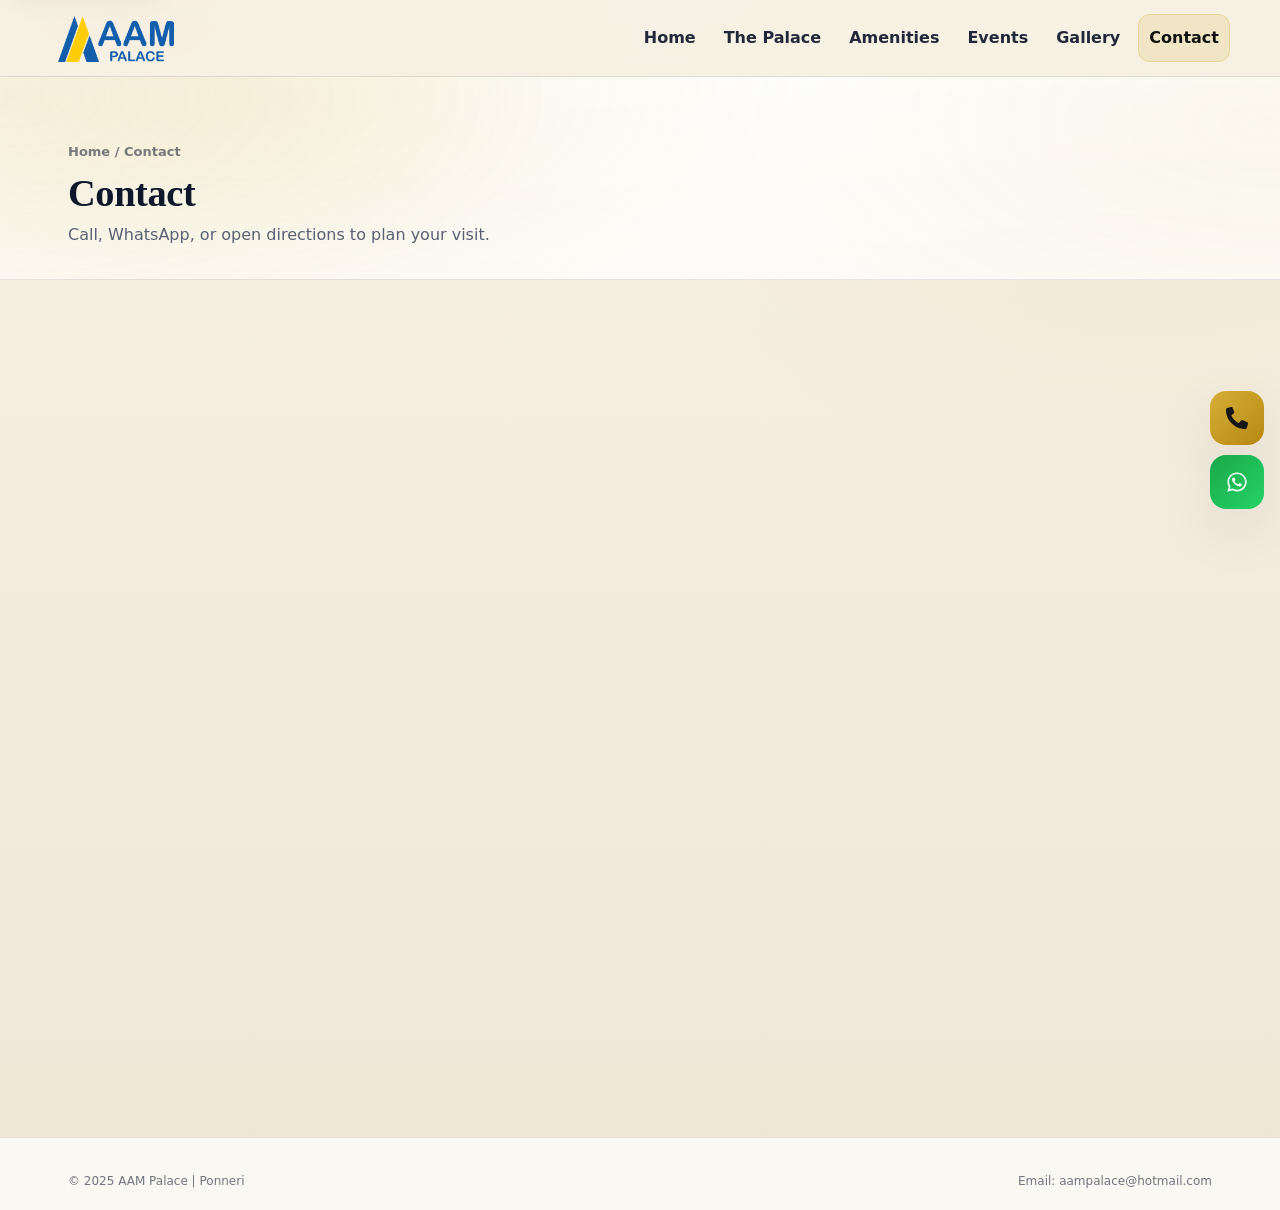
<file: location.html>
<!doctype html>
<html lang="en">
<head>
  <meta charset="utf-8" />
  <meta name="viewport" content="width=device-width,initial-scale=1" />
  <meta name="description" content="Find AAM Palace at TH Road, TV Puram, Ponneri and get directions for your visit or upcoming celebration." />
  <meta http-equiv="refresh" content="0; url=contact.html" />
  <title>Location • AAM Palace</title>
  <link rel="icon" type="image/png" href="assets/img/aam-palace-logo.png" />
  <link rel="preconnect" href="https://fonts.googleapis.com" />
  <link rel="preconnect" href="https://fonts.gstatic.com" crossorigin />
  <link href="https://fonts.googleapis.com/css2?family=Playfair+Display:wght@600;700;800&family=Inter:wght@400;500;600;700;800&display=swap" rel="stylesheet" />
  <link rel="stylesheet" href="assets/aam.min.css" />
</head>
<body>
<header class="topbar">
  <div class="wrap nav">
    <a class="brand" href="index.html" aria-label="AAM Palace Home">
      <span class="badge"><img class="logo" src="assets/img/aam-palace-logo.png" width="396" height="158" decoding="async" fetchpriority="high" alt="AAM Palace logo"></span>
      <span class="sr-only">AAM Palace</span>
    </a>

    <nav class="links" id="links" aria-label="Main">
      <a href="index.html">Home</a>
      <a href="the-palace.html">The Palace</a>
      <a href="facilities.html">Amenities</a>
      <a href="events.html">Events</a>
      <a href="gallery.html">Gallery</a>
      <a href="contact.html">Contact</a>
    </nav>

    <button class="navbtn" id="navbtn" aria-label="Toggle menu">☰</button>
  </div>
</header>

<main>
  <section class="pagehero">
    <div class="wrap">
      <div class="crumb">Home / Location</div>
      <h1 style="margin:8px 0 6px;font-size:clamp(26px,3vw,40px)">Location</h1>
      <p class="sub">118/3A TH Road, TV Puram, Ponneri, Thiruvallur – 601204</p>
    </div>
  </section>

  <section class="section">
    <div class="wrap">
      <div class="grid g2">
        <!-- LEFT -->
        <div class="card">
          <h2 style="margin:0 0 8px">Address</h2>
          <p class="sub" style="line-height:2">
            118/3A TH Road, TV Puram,<br>
            Ponneri, Thiruvallur – 601204
          </p>

          <div class="row" style="margin-top:14px">
            <a class="btn" target="_blank" rel="noopener"
              href="https://www.google.com/maps/place/AAM+Palace/@13.3230004,80.1959597,17z/data=!3m1!4b1!4m6!3m5!1s0x3a5279a6c19efdd5:0x7f9496e1c357567b!8m2!3d13.3230004!4d80.2008306!16s%2Fg%2F11xct36s7w?hl=en-US&entry=ttu&g_ep=EgoyMDI2MDIyNS4wIKXMDSoASAFQAw%3D%3D"
            >Open in Google Maps</a>

            <a class="btn ghost" href="tel:+919443336686">Call</a>
          </div>

          <h2 style="margin:18px 0 8px">Nearby towns (within ~50 km)</h2>
          <ul class="list">
            <li>Ponneri</li>
            <li>Red Hills</li>
            <li>Thiruvallur</li>
            <li>Chennai (North)</li>
            <li>Gummidipoondi</li>
          </ul>
        </div>

        <!-- RIGHT -->
        <div class="card">
          <h2 style="margin:0 0 8px">Map</h2>

          <!-- Clickable map wrapper: clicking anywhere opens your exact link -->
          <a
            class="map"
            href="https://www.google.com/maps/place/AAM+Palace/@13.3230004,80.1959597,17z/data=!3m1!4b1!4m6!3m5!1s0x3a5279a6c19efdd5:0x7f9496e1c357567b!8m2!3d13.3230004!4d80.2008306!16s%2Fg%2F11xct36s7w?hl=en-US&entry=ttu&g_ep=EgoyMDI2MDIyNS4wIKXMDSoASAFQAw%3D%3D"
            target="_blank"
            rel="noopener"
            aria-label="Open AAM Palace location in Google Maps"
            style="display:block"
          >
            <iframe
              loading="lazy"
              title="AAM Palace Map"
              src="https://www.google.com/maps?q=13.3230004,80.2008306&output=embed"
              style="pointer-events:none;"
              allowfullscreen
            ></iframe>
          </a>

          <p class="sub" style="margin-top:10px">
            Tap the map to open in Google Maps.
          </p>
        </div>
      </div>
    </div>
  </section>
</main>

<footer class="footer">
  <div class="wrap">
    <div class="copy">
      <div>© 2025 AAM Palace | Ponneri</div>
      <div>Email: <a href="mailto:aampalace@hotmail.com">aampalace@hotmail.com</a></div>
    </div>
  </div>
</footer>

<script src="assets/aam.min.js" defer></script>
</body>
</html>
</file>
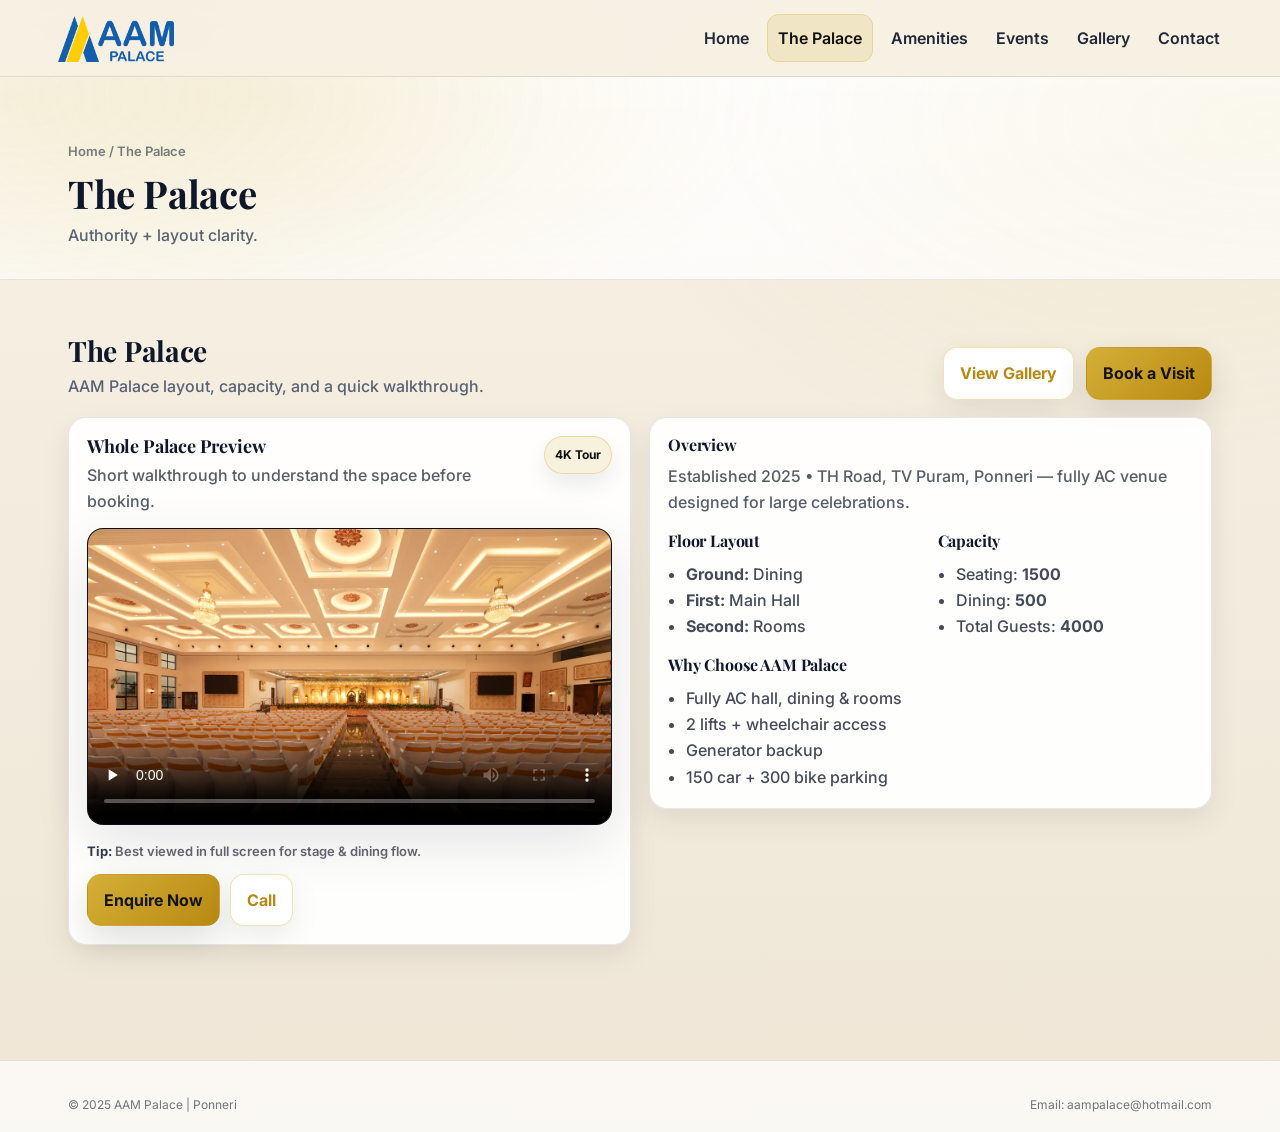
<file: the-palace.html>
<!doctype html>
<html lang="en">
<head>
  <meta charset="utf-8" />
  <meta name="viewport" content="width=device-width,initial-scale=1" />
  <meta name="description" content="Explore AAM Palace in Ponneri, including its grand marriage hall, dining areas, guest rooms, accessibility and event facilities." />
  <title>The Palace • AAM Palace</title>
  <link rel="icon" type="image/png" href="assets/img/aam-palace-logo.png" />
  <link rel="preconnect" href="https://fonts.googleapis.com" />
  <link rel="preconnect" href="https://fonts.gstatic.com" crossorigin />
  <link href="https://fonts.googleapis.com/css2?family=Playfair+Display:wght@600;700;800&family=Inter:wght@400;500;600;700;800&display=swap" rel="stylesheet" />
  <link rel="stylesheet" href="assets/aam.min.css" />
</head>
<body>
<header class="topbar">
  <div class="wrap nav">
    <a class="brand" href="index.html" aria-label="AAM Palace Home">
      <span class="badge"><img class="logo" src="assets/img/aam-palace-logo.png" width="396" height="158" decoding="async" fetchpriority="high" alt="AAM Palace logo"></span>
      <span class="sr-only">AAM Palace</span>
    </a>

    <nav class="links" id="links" aria-label="Main">
      <a href="index.html">Home</a>
      <a href="the-palace.html">The Palace</a>
      <a href="facilities.html">Amenities</a>
      <a href="events.html">Events</a>
      <a href="gallery.html">Gallery</a>
      <a href="contact.html">Contact</a>
    </nav>

    <button class="navbtn" id="navbtn" aria-label="Toggle menu">☰</button>
  </div>
</header>

<main>
  <section class="pagehero">
    <div class="wrap">
      <div class="crumb">Home / The Palace</div>
      <h1 style="margin:8px 0 6px;font-size:clamp(26px,3vw,40px)">The Palace</h1>
      <p class="sub">Authority + layout clarity.</p>
    </div>
  </section>

 <section class="section palace-section">
  <div class="wrap">
    <div class="head">
      <div>
        <h2>The Palace</h2>
        <p class="sub">AAM Palace layout, capacity, and a quick walkthrough.</p>
      </div>
      <div class="row">
        <a class="btn ghost" href="gallery.html">View Gallery</a>
        <a class="btn" href="contact.html">Book a Visit</a>
      </div>
    </div>

    <div class="grid g2 palace-grid">
      <!-- LEFT: Premium video preview -->
      <div class="card palace-preview">
        <div class="pv-head">
          <div class="pv-title">
            <h3>Whole Palace Preview</h3>
            <p>Short walkthrough to understand the space before booking.</p>
          </div>
          <span class="pv-chip">4K Tour</span>
        </div>

        <div class="pv-media">
          <video controls playsinline preload="none" poster="assets/video/palace-poster.webp">
            <source src="assets/video/Aam Palace.mp4" type="video/mp4" />
            Your browser does not support the video tag.
          </video>
        </div>

        <div class="pv-foot">
          <div class="pv-mini">
            <b>Tip:</b> Best viewed in full screen for stage & dining flow.
          </div>
          <div class="pv-actions">
            <a class="btn" href="contact.html">Enquire Now</a>
            <a class="btn ghost" href="tel:+919443336686">Call</a>
          </div>
        </div>
      </div>

      <!-- RIGHT: Details (neat + structured) -->
      <div class="card palace-details">
        <div class="pd-block">
          <h3>Overview</h3>
          <p class="sub">Established 2025 • TH Road, TV Puram, Ponneri — fully AC venue designed for large celebrations.</p>
        </div>

        <div class="pd-split">
          <div class="pd-block">
            <h3>Floor Layout</h3>
            <ul class="list">
              <li><b>Ground:</b> Dining</li>
              <li><b>First:</b> Main Hall</li>
              <li><b>Second:</b> Rooms</li>
            </ul>
          </div>

          <div class="pd-block">
            <h3>Capacity</h3>
            <ul class="list">
              <li>Seating: <b>1500</b></li>
              <li>Dining: <b>500</b></li>
              <li>Total Guests: <b>4000</b></li>
            </ul>
          </div>
        </div>

        <div class="pd-block">
          <h3>Why Choose AAM Palace</h3>
          <ul class="list">
            <li>Fully AC hall, dining & rooms</li>
            <li>2 lifts + wheelchair access</li>
            <li>Generator backup</li>
            <li>150 car + 300 bike parking</li>
          </ul>
        </div>
      </div>
    </div>
  </div>
</section>
</main>

<footer class="footer">
  <div class="wrap">
    <div class="copy">
      <div>© 2025 AAM Palace | Ponneri</div>
      <div>Email: <a href="mailto:aampalace@hotmail.com">aampalace@hotmail.com</a></div>
    </div>
  </div>
</footer>

<script src="assets/aam.min.js" defer></script>
</body>
</html>
</file>
<file: assets/aam.min.css>
:root{
  --bg:#f3efe4;--paper:#fffaf1;--card:#ffffff;
  --ink:#0f172a;--mut:#586274;--line:rgba(15,23,42,.10);
  --gold1:#d4af37;--gold2:#b88912;--gold3:#f3e3b0;
  --shadow:0 18px 60px rgba(2,6,23,.10);
  --shadow2:0 10px 30px rgba(2,6,23,.08);
  --r:18px;--r2:14px;--max:1180px;
  --font-heading:'Playfair Display',Georgia,'Times New Roman',serif;
  --font-body:'Inter',system-ui,-apple-system,'Segoe UI',Roboto,Arial,sans-serif;

  /* motion */
  --ease:cubic-bezier(.2,.9,.2,1);

  /* header height used for hero sizing */
  --navH:72px;
}
*{box-sizing:border-box}
html,body{
  margin:0;
  overflow-x:hidden;
  font-family:var(--font-body);
  -webkit-font-smoothing:antialiased;
  text-rendering:optimizeLegibility;
  background:
    radial-gradient(900px 520px at 10% 0%,rgba(212,175,55,.10),transparent 55%),
    radial-gradient(900px 520px at 90% 15%,rgba(212,175,55,.07),transparent 58%),
    linear-gradient(180deg,#f7f1e5,#efe6d6);
  color:var(--ink);
  line-height:1.65;
  position:relative;
}
a{color:inherit;text-decoration:none}

body:before{
  content:"";
  position:fixed;
  inset:0;
  pointer-events:none;
  background:
    repeating-linear-gradient(45deg, rgba(15,23,42,.018) 0 1px, transparent 1px 7px),
    repeating-linear-gradient(-45deg, rgba(15,23,42,.012) 0 1px, transparent 1px 9px);
  mix-blend-mode:multiply;
  opacity:.55;
  z-index:-1;
}

img,video{max-width:100%;display:block}
button,input,select,textarea{font:inherit}
::selection{background:rgba(212,175,55,.22)}
.wrap{max-width:var(--max);margin:0 auto;padding:0 18px}

/* Type hierarchy */
h1,h2,h3,h4{
  font-family:var(--font-heading);
  font-weight:700;
  line-height:1.18;
  letter-spacing:-.01em;
  color:var(--ink);
}
p{margin:0 0 1em}

/* Reduced motion */
@media (prefers-reduced-motion: reduce){
  html{scroll-behavior:auto}
  *{animation:none!important;transition:none!important}
}

/* Scroll progress */
#scrollbar{
  position:fixed;left:0;top:0;height:3px;width:0%;
  background:linear-gradient(90deg,var(--gold1),var(--gold3),var(--gold2));
  z-index:9999;
  box-shadow:0 10px 20px rgba(2,6,23,.12);
}

/* Skip link */
.skip{
  position:absolute;left:12px;top:-60px;
  background:#111;color:#fff;
  padding:10px 12px;border-radius:12px;
  z-index:999;box-shadow:var(--shadow2)
}
.skip:focus{top:12px;outline:none}

/* Topbar */
.topbar{
  position:relative;top:auto;z-index:50;
  background:rgba(247,241,229,.86);
  backdrop-filter:blur(10px);
  border-bottom:1px solid var(--line)
}
.nav{
  position:relative;
  display:flex;align-items:center;justify-content:space-between;
  gap:14px;padding:14px 0
}
.brand{display:flex;align-items:center;gap:12px}
/* Logo sizing + alignment */
.badge{
  width:132px;height:46px;
  display:flex;align-items:center;justify-content:flex-start;
  border-radius:0
}
.badge img{display:block;width:100%;height:100%;object-fit:contain;transform:translateY(1px)}
.brand b{font-size:15px;letter-spacing:.2px}
.brand small{display:block;color:var(--mut);font-weight:500;margin-top:2px}

/* Nav links */
.links{display:flex;align-items:center;gap:8px;margin-left:auto}
.links a{
  padding:10px 10px;border-radius:12px;
  font-weight:600;color:rgba(15,23,42,.92);
  transition:background .18s var(--ease),color .18s var(--ease),transform .18s var(--ease)
}
.links a:hover{background:rgba(15,23,42,.05);color:var(--gold2);transform:translateY(-1px)}
.links a.active{
  background:rgba(212,175,55,.18);
  color:#111;border:1px solid rgba(212,175,55,.30)
}

/* Mobile menu button */
.navbtn{
  display:none;
  margin-left:12px;
  border:1px solid var(--line);
  background:#fff;color:var(--ink);
  padding:10px 12px;border-radius:12px;
  box-shadow:var(--shadow2);
  cursor:pointer
}
@media (max-width:980px){
  .links{display:none}
  .navbtn{display:inline-flex}
  .links.open{
    display:flex;
    position:absolute;
    top:64px;right:18px;
    flex-direction:column;
    gap:6px;
    background:rgba(255,255,255,.98);
    border:1px solid var(--line);
    border-radius:16px;
    padding:10px;
    box-shadow:var(--shadow);
    min-width: 220px;
    transform-origin:top right;
    animation:pop .18s var(--ease) both;
  }
  .links.open a{padding:10px 12px}
}
@keyframes pop{from{opacity:0;transform:translateY(-6px) scale(.98)}to{opacity:1;transform:none}}

/* CTA */
.cta{display:flex;gap:10px;align-items:center}
.pill{
  display:inline-flex;gap:10px;align-items:center;
  padding:10px 12px;border-radius:999px;
  border:1px solid rgba(212,175,55,.30);
  background:rgba(255,255,255,.78);
  color:#111;font-weight:700;white-space:nowrap;
  box-shadow:var(--shadow2);
  transition:transform .18s var(--ease),filter .18s var(--ease)
}
.pill:hover{transform:translateY(-1px);filter:brightness(1.03)}
.pill span{opacity:.85;font-weight:500;color:rgba(15,23,42,.74)}

/* Buttons */
.btn{
  display:inline-flex;align-items:center;justify-content:center;gap:10px;
  padding:12px 16px;border-radius:14px;
  border:1px solid transparent;
  font-weight:700;cursor:pointer;
  transition:transform .15s var(--ease),filter .15s var(--ease),box-shadow .15s var(--ease);
  background:linear-gradient(135deg,var(--gold1),var(--gold2));
  color:#141414;
  box-shadow:0 14px 34px rgba(2,6,23,.12)
}
.btn:hover{transform:translateY(-2px);filter:brightness(1.05)}
.btn.ghost{
  background:#fff;color:var(--gold2);
  border:1px solid rgba(212,175,55,.35);
  box-shadow:var(--shadow2)
}
.btn.ghost:hover{background:rgba(212,175,55,.08)}
.btn.dark{
  background:linear-gradient(135deg,#111827,#334155);
  color:#fff;border:1px solid rgba(15,23,42,.10)
}

/* Sticky contact */
.stick{
  position:fixed;right:16px;top:50%;transform:translateY(-50%);
  z-index:60;display:flex;flex-direction:column;gap:10px
}
.stick a{
  width:54px;height:54px;border-radius:16px;
  display:grid;place-items:center;
  color:#fff;
  box-shadow:var(--shadow);
  transition:transform .18s var(--ease),filter .18s var(--ease);
}
.stick a:hover{transform:translateY(-2px);filter:brightness(1.04)}
.stick a.call{background:linear-gradient(135deg,var(--gold1),var(--gold2));color:#151515}
.stick a.wa{background:linear-gradient(135deg,#1aa84a,#25D366)}
@media (max-width:640px){.stick{right:12px}}

/* =========================
   HERO FIX (clean full-screen banner)
   ========================= */
.hero{
  position:relative;
  width:100vw;
  margin-left:calc(50% - 50vw);
  overflow:hidden;
  background:#0b0f1a;
  min-height: calc(100svh - var(--navH));
  display:flex;
  align-items:center;
  padding:0;
}
.hero .hero-media{
  position:absolute;
  inset:0;
  width:100%;
  height:100%;
  object-fit:cover;
  object-position:center;
  filter:brightness(.55) saturate(1) contrast(1.03);
  transform: translate3d(0,var(--p1,0px),0) scale(1.02);
  will-change:transform;
}
.hero:before{
  content:"";position:absolute;inset:0;
  background:
    radial-gradient(900px 420px at 20% 20%,rgba(212,175,55,.14),transparent 62%),
    radial-gradient(900px 420px at 85% 35%,rgba(212,175,55,.10),transparent 62%),
    linear-gradient(180deg,rgba(0,0,0,.20),rgba(0,0,0,.80));
  z-index:1;
  pointer-events:none;
}
.hero:after{
  content:"";position:absolute;inset:0;
  background:radial-gradient(900px 520px at 50% 105%,rgba(212,175,55,.16),transparent 55%);
  opacity:.8;z-index:1;
  pointer-events:none;
}
.hero .wrap{
  position:relative;
  z-index:2;
  padding: clamp(90px, 10vh, 140px) 18px clamp(70px, 8vh, 110px);
}
@media (max-width:640px){
  :root{ --navH:66px; }
  .hero .wrap{padding:92px 18px 84px}
}

.kicker{
  display:inline-flex;gap:10px;align-items:center;
  padding:0;
  border:none;
  background:transparent;
  color:rgba(255,255,255,.95);
  font-weight:600;
  letter-spacing:.02em;
  text-transform:uppercase;
  font-size:13px;
  text-shadow:0 10px 30px rgba(0,0,0,.55), 0 2px 8px rgba(0,0,0,.55);
}
.dot{
  width:10px;height:10px;border-radius:999px;
  background:linear-gradient(135deg,var(--gold1),var(--gold2));
  box-shadow:0 0 0 6px rgba(212,175,55,.18)
}
.hero h1{
  margin:14px 0 8px;
  font-size:clamp(30px,4.2vw,56px);
  letter-spacing:-.02em;max-width:920px;color:#fff;
  text-shadow:0 18px 50px rgba(0,0,0,.55), 0 4px 14px rgba(0,0,0,.55)
}
.line{
  width:120px;height:3px;border-radius:99px;
  background:linear-gradient(90deg,transparent,var(--gold1),var(--gold3),var(--gold1),transparent);
  margin:14px 0 10px
}
.hero p{
  margin:0 0 22px;color:rgba(255,255,255,.86);
  max-width:780px;font-size:clamp(14px,1.5vw,17px)
;
  text-shadow:0 12px 36px rgba(0,0,0,.55), 0 3px 10px rgba(0,0,0,.55)}
.row{display:flex;gap:12px;flex-wrap:wrap;align-items:center}

/* Sections */
.section{padding:54px 0}
.head{
  display:flex;align-items:flex-end;justify-content:space-between;
  gap:14px;margin-bottom:18px
}
.head h2{margin:0;font-size:clamp(22px,2.2vw,30px)}
.sub{margin:0;color:var(--mut);font-weight:500}

/* Grid */
.grid{display:grid;gap:18px}
.g4{grid-template-columns:repeat(4,minmax(0,1fr))}
.g3{grid-template-columns:repeat(3,minmax(0,1fr))}
.g2{grid-template-columns:repeat(2,minmax(0,1fr))}
@media (max-width:980px){
  .g4{grid-template-columns:repeat(2,minmax(0,1fr))}
  .g3{grid-template-columns:repeat(2,minmax(0,1fr))}
}
@media (max-width:640px){.g2{grid-template-columns:1fr}}

.card{
  background:rgba(255,255,255,.92);
  border:1px solid rgba(15,23,42,.10);
  border-radius:var(--r);
  padding:18px;
  box-shadow:var(--shadow2);
  transition:transform .22s var(--ease),border-color .22s var(--ease),box-shadow .22s var(--ease)
}
.card:hover{border-color:rgba(212,175,55,.35);transform:translateY(-2px);box-shadow:0 18px 56px rgba(2,6,23,.10)}
.stat{padding:18px 12px;text-align:center}
.num{
  font-family:var(--font-heading);font-size:30px;font-weight:800;
  background:linear-gradient(135deg,var(--gold1),var(--gold2));
  -webkit-background-clip:text;background-clip:text;color:transparent;
  letter-spacing:-.01em;
}
.lbl{margin-top:6px;color:rgba(15,23,42,.70);font-weight:700;font-size:12px;letter-spacing:.2px}
.list{margin:10px 0 0;padding-left:18px;color:rgba(15,23,42,.78);font-weight:500}

/* Media tiles */
.media{
  border-radius:var(--r2);overflow:hidden;
  border:1px solid rgba(15,23,42,.10);
  box-shadow:0 14px 34px rgba(2,6,23,.10);
  transition:transform .22s var(--ease),border-color .22s var(--ease),box-shadow .22s var(--ease)
}
.media img{width:100%;height:210px;object-fit:cover;transform:scale(1.01);transition:transform .4s var(--ease)}
.media:hover{border-color:rgba(212,175,55,.35);transform:translateY(-2px);box-shadow:0 22px 70px rgba(2,6,23,.12)}
.media:hover img{transform:scale(1.05)}
@media (max-width:640px){.media img{height:230px}}

/* Banner */
.banner{
  border-radius:26px;padding:26px;
  border:1px solid rgba(212,175,55,.28);
  background:
    radial-gradient(900px 420px at 30% 20%,rgba(212,175,55,.16),transparent 60%),
    linear-gradient(135deg,rgba(255,255,255,.92),rgba(255,255,255,.86));
  box-shadow:var(--shadow);
  position:relative;overflow:hidden;
}
.banner:before{
  content:"";position:absolute;inset:-20%;
  background:
    radial-gradient(700px 360px at 20% 40%,rgba(212,175,55,.18),transparent 55%),
    radial-gradient(700px 360px at 80% 60%,rgba(212,175,55,.12),transparent 55%);
  transform:translate3d(0,var(--p2,0px),0);
  will-change:transform;
  opacity:.9;
}
.banner > *{position:relative}
.banner h3{margin:0 0 8px;font-size:clamp(18px,2vw,26px)}
.banner p{margin:0 0 16px;color:rgba(15,23,42,.72);font-weight:500}

/* Page hero (parallax-ready) */
.pagehero{
  padding:64px 0 30px;
  background:
    radial-gradient(900px 420px at 20% 10%,rgba(212,175,55,.12),transparent 60%),
    linear-gradient(180deg,rgba(255,255,255,.92),rgba(255,255,255,.78));
  border-bottom:1px solid rgba(15,23,42,.10);
  position:relative;overflow:hidden;
}
.pagehero:before{
  content:"";position:absolute;inset:-20%;
  background:
    radial-gradient(900px 420px at 15% 20%,rgba(212,175,55,.10),transparent 60%),
    radial-gradient(900px 420px at 85% 30%,rgba(212,175,55,.07),transparent 62%);
  transform:translate3d(0,var(--p3,0px),0);
  will-change:transform;
}
.pagehero .wrap{position:relative}
.crumb{color:rgba(15,23,42,.55);font-weight:600;font-size:13px}

/* Map */
.map{
  border-radius:var(--r);overflow:hidden;
  border:1px solid rgba(15,23,42,.10);
  box-shadow:var(--shadow2);background:#fff
}
.map iframe{width:100%;height:380px;border:0}

/* =========================
   Palace preview (tidy + premium)
   ========================= */
.palace-section .head{margin-bottom:18px;align-items:flex-end}
.palace-section .head h2{margin:0}
.palace-section .head .sub{margin-top:6px}
.palace-grid{align-items:start}

.palace-preview{
  padding:18px;
  display:flex;
  flex-direction:column;
  gap:14px;
}
.pv-head{
  display:flex;
  align-items:flex-start;
  justify-content:space-between;
  gap:12px;
}
.pv-title h3{
  margin:0;
  font-size:18px;
  letter-spacing:-.01em;
}
.pv-title p{
  margin:6px 0 0;
  color:rgba(15,23,42,.70);
  font-weight:500;
  line-height:1.6;
}
.pv-chip{
  flex:0 0 auto;
  padding:8px 10px;
  border-radius:999px;
  font-weight:700;
  font-size:12px;
  color:#111;
  border:1px solid rgba(212,175,55,.35);
  background:rgba(212,175,55,.16);
  box-shadow:0 10px 22px rgba(2,6,23,.08);
}
.pv-media{
  border-radius:16px;
  overflow:hidden;
  border:1px solid rgba(15,23,42,.10);
  background:#0b0f1a;
  box-shadow:0 18px 55px rgba(2,6,23,.10);
}
.pv-media video,
.pv-media iframe{
  width:100%;
  height:auto;
  aspect-ratio:16/9;
  display:block;
  background:#000;
}
.pv-foot{
  display:flex;
  align-items:center;
  justify-content:space-between;
  gap:12px;
  flex-wrap:wrap;
  padding-top:2px;
}
.pv-mini{
  color:rgba(15,23,42,.66);
  font-weight:600;
  font-size:13px;
}
.pv-mini b{color:rgba(15,23,42,.86);font-weight:700}
.pv-actions{
  display:flex;
  gap:10px;
  flex-wrap:wrap;
  align-items:center;
}

.palace-details{
  padding:18px;
  display:flex;
  flex-direction:column;
  gap:16px;
}
.palace-details h3{
  margin:0 0 8px;
  font-size:16px;
  letter-spacing:-.01em;
}
.pd-block .sub{margin:0;color:rgba(15,23,42,.70)}
.pd-split{
  display:grid;
  grid-template-columns:1fr 1fr;
  gap:14px;
}
@media (max-width:640px){
  .pd-split{grid-template-columns:1fr}
}

/* Lightbox */
#lb{
  position:fixed;inset:0;display:none;z-index:1000;
  background:
    radial-gradient(900px 420px at 15% 15%,rgba(212,175,55,.12),transparent 55%),
    radial-gradient(800px 420px at 85% 35%,rgba(212,175,55,.08),transparent 58%),
    rgba(0,0,0,.92)
}
#lb.open{display:block}
#lb .top{
  position:absolute;top:0;left:0;right:0;height:66px;
  display:flex;align-items:center;justify-content:space-between;
  padding:0 14px;
  background:linear-gradient(to bottom,rgba(0,0,0,.62),rgba(0,0,0,0))
}
#lb .ttl{
  max-width:72vw;white-space:nowrap;overflow:hidden;text-overflow:ellipsis;
  color:rgba(255,255,255,.92);font-weight:600;font-size:14px
}
#lb .x{
  width:46px;height:46px;border-radius:14px;
  border:1px solid rgba(212,175,55,.22);
  background:rgba(255,255,255,.06);
  color:var(--gold3);cursor:pointer
}
#lb .stage{
  position:absolute;top:66px;left:0;right:0;bottom:132px;
  display:flex;align-items:center;justify-content:center;padding:18px
}
#lb img{
  max-width:min(1260px,96vw);max-height:100%;
  border-radius:16px;border:1px solid rgba(212,175,55,.18);
  box-shadow:0 30px 120px rgba(0,0,0,.62);
  object-fit:contain;background:#000
}
#lb .nav{
  position:absolute;top:66px;bottom:132px;width:74px;border:0;
  background:transparent;cursor:pointer
}
#lb .nav.prev{left:0}
#lb .nav.next{right:0}
#lb .nav span{
  width:52px;height:52px;border-radius:999px;
  display:grid;place-items:center;margin:auto;
  color:var(--gold3);
  background:rgba(255,255,255,.06);
  border:1px solid rgba(212,175,55,.22);
  font-size:26px
}
#lb .thumbs{
  position:absolute;left:0;right:0;bottom:0;height:132px;
  padding:12px 14px 18px;
  background:linear-gradient(to top,rgba(0,0,0,.80),rgba(0,0,0,.18));
  display:flex;gap:10px;overflow:auto;
  border-top:1px solid rgba(255,255,255,.06)
}
#lb .t{
  border:0;background:transparent;padding:0;border-radius:12px;
  overflow:hidden;cursor:pointer;flex:0 0 auto
}
#lb .t img{
  width:124px;height:84px;object-fit:cover;opacity:.72;
  border-radius:12px;border:1px solid rgba(255,255,255,.10)
}
#lb .t.active img{
  opacity:1;border-color:rgba(212,175,55,.35);
  box-shadow:0 0 0 2px rgba(212,175,55,.18)
}
@media (max-width:640px){
  #lb .nav{width:54px}
  #lb .nav span{width:44px;height:44px}
  #lb .thumbs{height:112px}
  #lb .stage{bottom:112px}
  #lb .t img{width:98px;height:66px}
}

/* Footer */
.footer{
  margin-top:60px;
  border-top:1px solid rgba(15,23,42,.10);
  padding:34px 0 18px;
  background:rgba(255,255,255,.72)
}
.copy{
  color:rgba(15,23,42,.58);
  font-size:12px;
  display:flex;
  justify-content:space-between;
  gap:10px;
  flex-wrap:wrap
}

/* INDEX ONLY FOOTER — Light Theme */
.footer--lightpro{
  margin-top: 0;
  padding: 0;
  border-top: 0;
  color: rgba(15,23,42,.84);
  background:
    radial-gradient(900px 420px at 20% 10%, rgba(212,175,55,.12), transparent 60%),
    radial-gradient(900px 420px at 85% 25%, rgba(212,175,55,.08), transparent 62%),
    linear-gradient(180deg, rgba(255,255,255,.92), rgba(255,255,255,.78));
}
.footer--lightpro .light-inner{padding: 52px 0 26px;}
.footer--lightpro .light-grid{
  display: grid;
  grid-template-columns: 1.6fr 1.1fr 1.1fr;
  gap: 34px;
  align-items: start;
}
.footer--lightpro h4{
  margin: 0 0 14px;
  font-size: 15px;
  font-weight: 700;
  letter-spacing: .2px;
  color: rgba(15,23,42,.92);
}
.footer--lightpro .about{
  max-width: 62ch;
  color: rgba(15,23,42,.70);
  font-weight: 500;
  line-height: 1.85;
}
.footer--lightpro .links{display: grid;gap: 10px;}
.footer--lightpro .links a{
  width: fit-content;
  color: rgba(15,23,42,.78);
  font-weight: 600;
  padding: 4px 0;
  position: relative;
}
.footer--lightpro .links a::after{
  content:"";
  position:absolute;
  left:0;
  bottom:-3px;
  width:0%;
  height:2px;
  border-radius:99px;
  background: linear-gradient(90deg, var(--gold1), var(--gold2));
  transition: width .22s var(--ease);
}
.footer--lightpro .links a:hover{color: rgba(15,23,42,.92);}
.footer--lightpro .links a:hover::after{width: 100%;}
.footer--lightpro .contact{
  display: grid;
  gap: 12px;
  color: rgba(15,23,42,.72);
  font-weight: 500;
}
.footer--lightpro .contact b{color: rgba(15,23,42,.90);font-weight: 700;}
.footer--lightpro .contact a{color: rgba(15,23,42,.84);font-weight: 700;}
.footer--lightpro .contact a:hover{color: var(--gold2);}
.footer--lightpro .light-bottom{
  border-top: 1px solid rgba(15,23,42,.10);
  background: rgba(255,255,255,.62);
  padding: 16px 0 18px;
}
.footer--lightpro .bottom-row{
  display: flex;
  justify-content: space-between;
  align-items: center;
  gap: 10px;
  flex-wrap: wrap;
  color: rgba(15,23,42,.58);
  font-size: 13px;
  font-weight: 500;
}
.footer--lightpro .tagline{color: rgba(15,23,42,.62);font-weight: 600;}
@media (max-width: 980px){
  .footer--lightpro .light-grid{grid-template-columns: 1fr;gap: 22px;}
  .footer--lightpro .light-inner{ padding: 40px 0 22px; }
}

/* Reveal */
.reveal{
  opacity:0;
  transform:translateY(14px) scale(.995);
  transition:
    opacity .55s var(--ease),
    transform .55s var(--ease);
  transition-delay:var(--d,0ms);
  will-change:opacity,transform;
}
.reveal.in{opacity:1;transform:none}
.stat.reveal{transform:translateY(18px) scale(.985)}
.stat.reveal.in{transform:none}
@keyframes sheen{from{filter:brightness(1)}50%{filter:brightness(1.05)}to{filter:brightness(1)}}
.num.counting{animation:sheen 1.1s var(--ease) infinite}

@media (prefers-reduced-motion:reduce){
  .reveal{opacity:1;transform:none;transition:none;will-change:auto}
  .media img,.btn,.stick a{transition:none}
}

.sr-only{position:absolute;width:1px;height:1px;padding:0;margin:-1px;overflow:hidden;clip:rect(0,0,0,0);white-space:nowrap;border:0}

.stick a svg{width:22px;height:22px;fill:currentColor}
</file>
